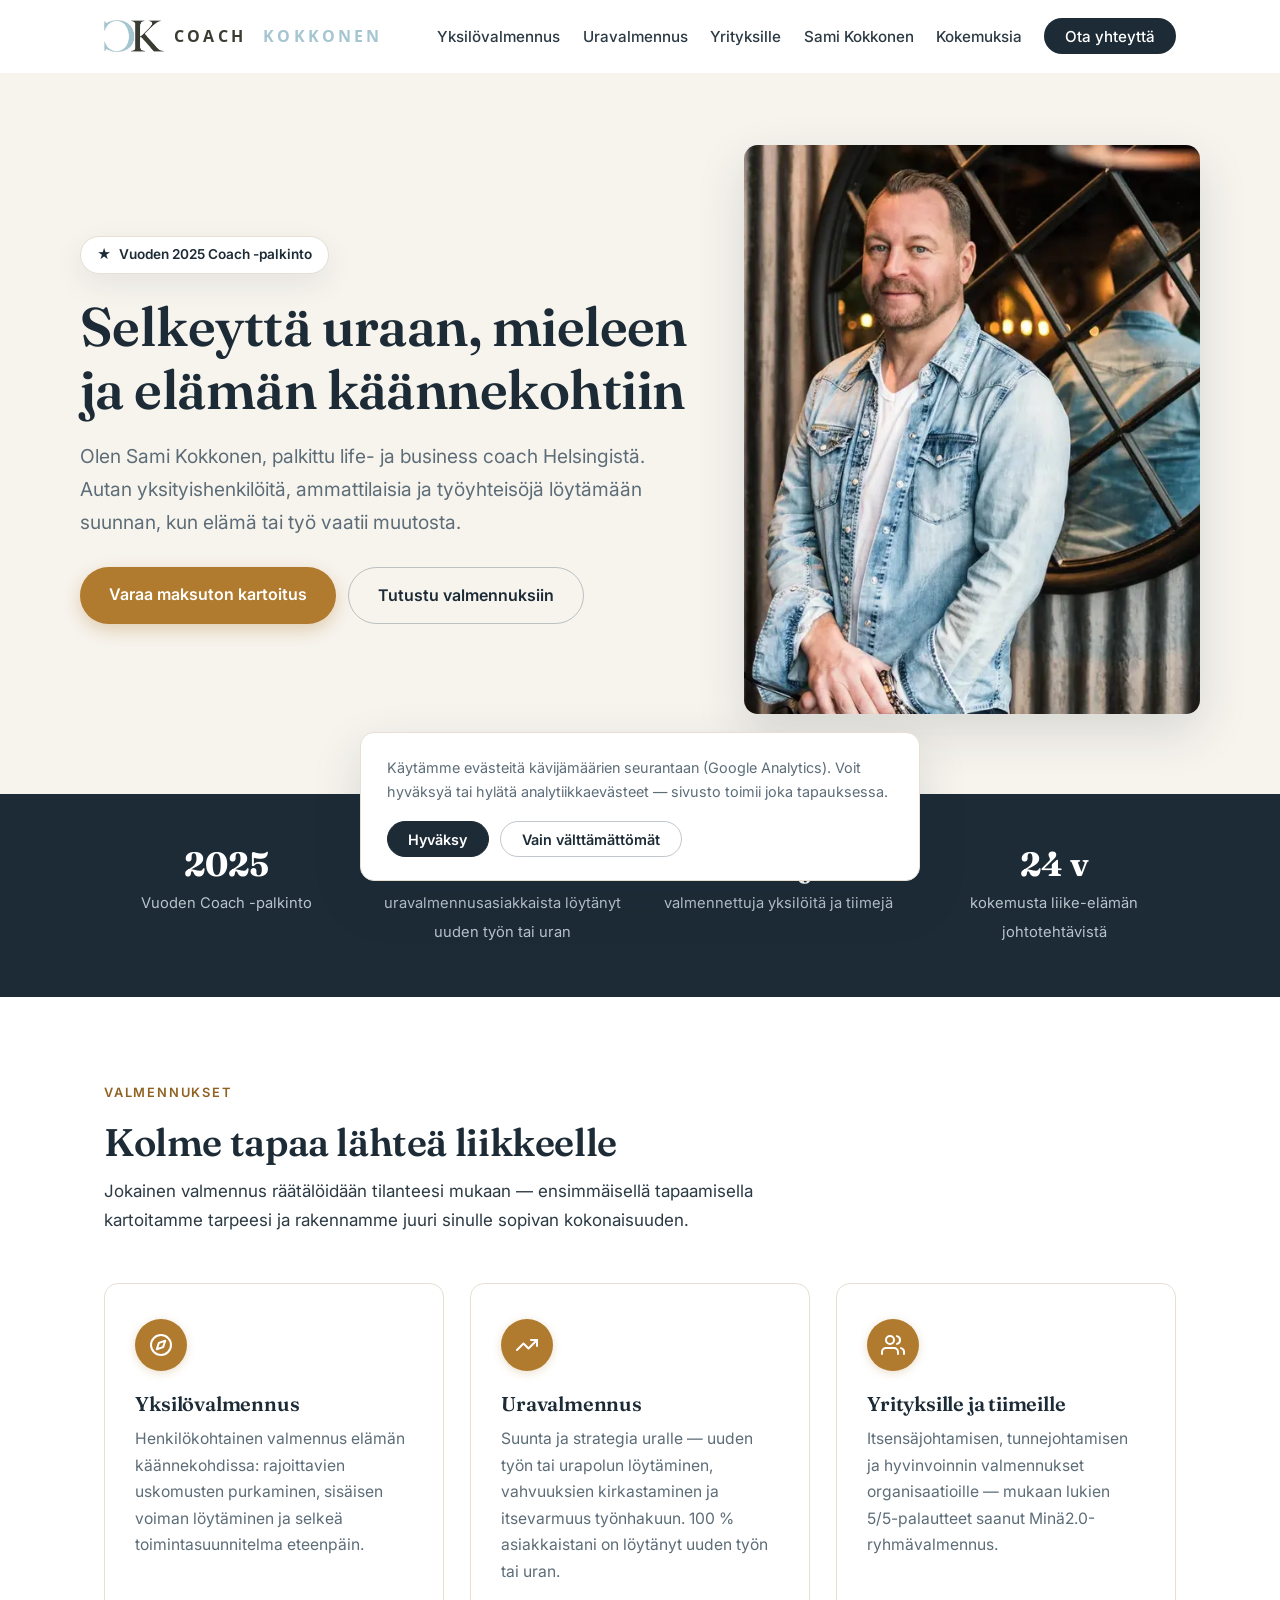
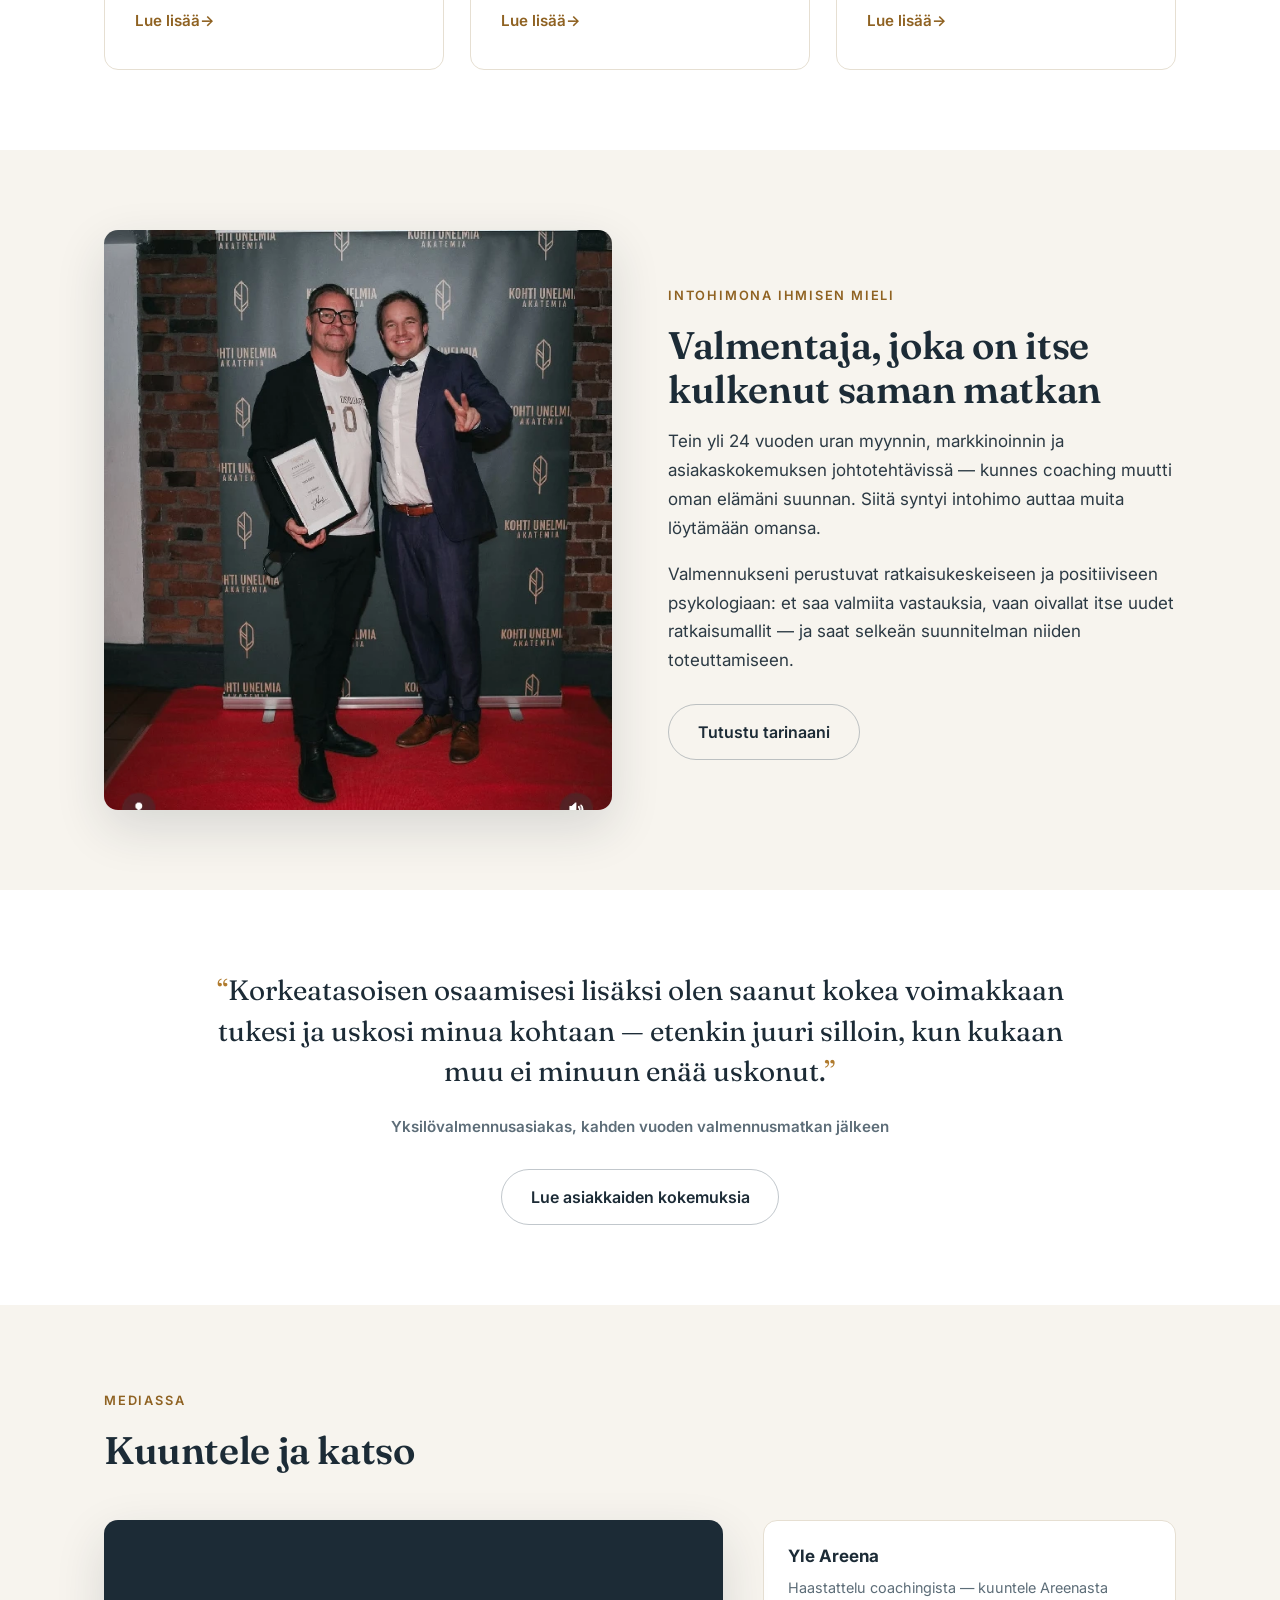
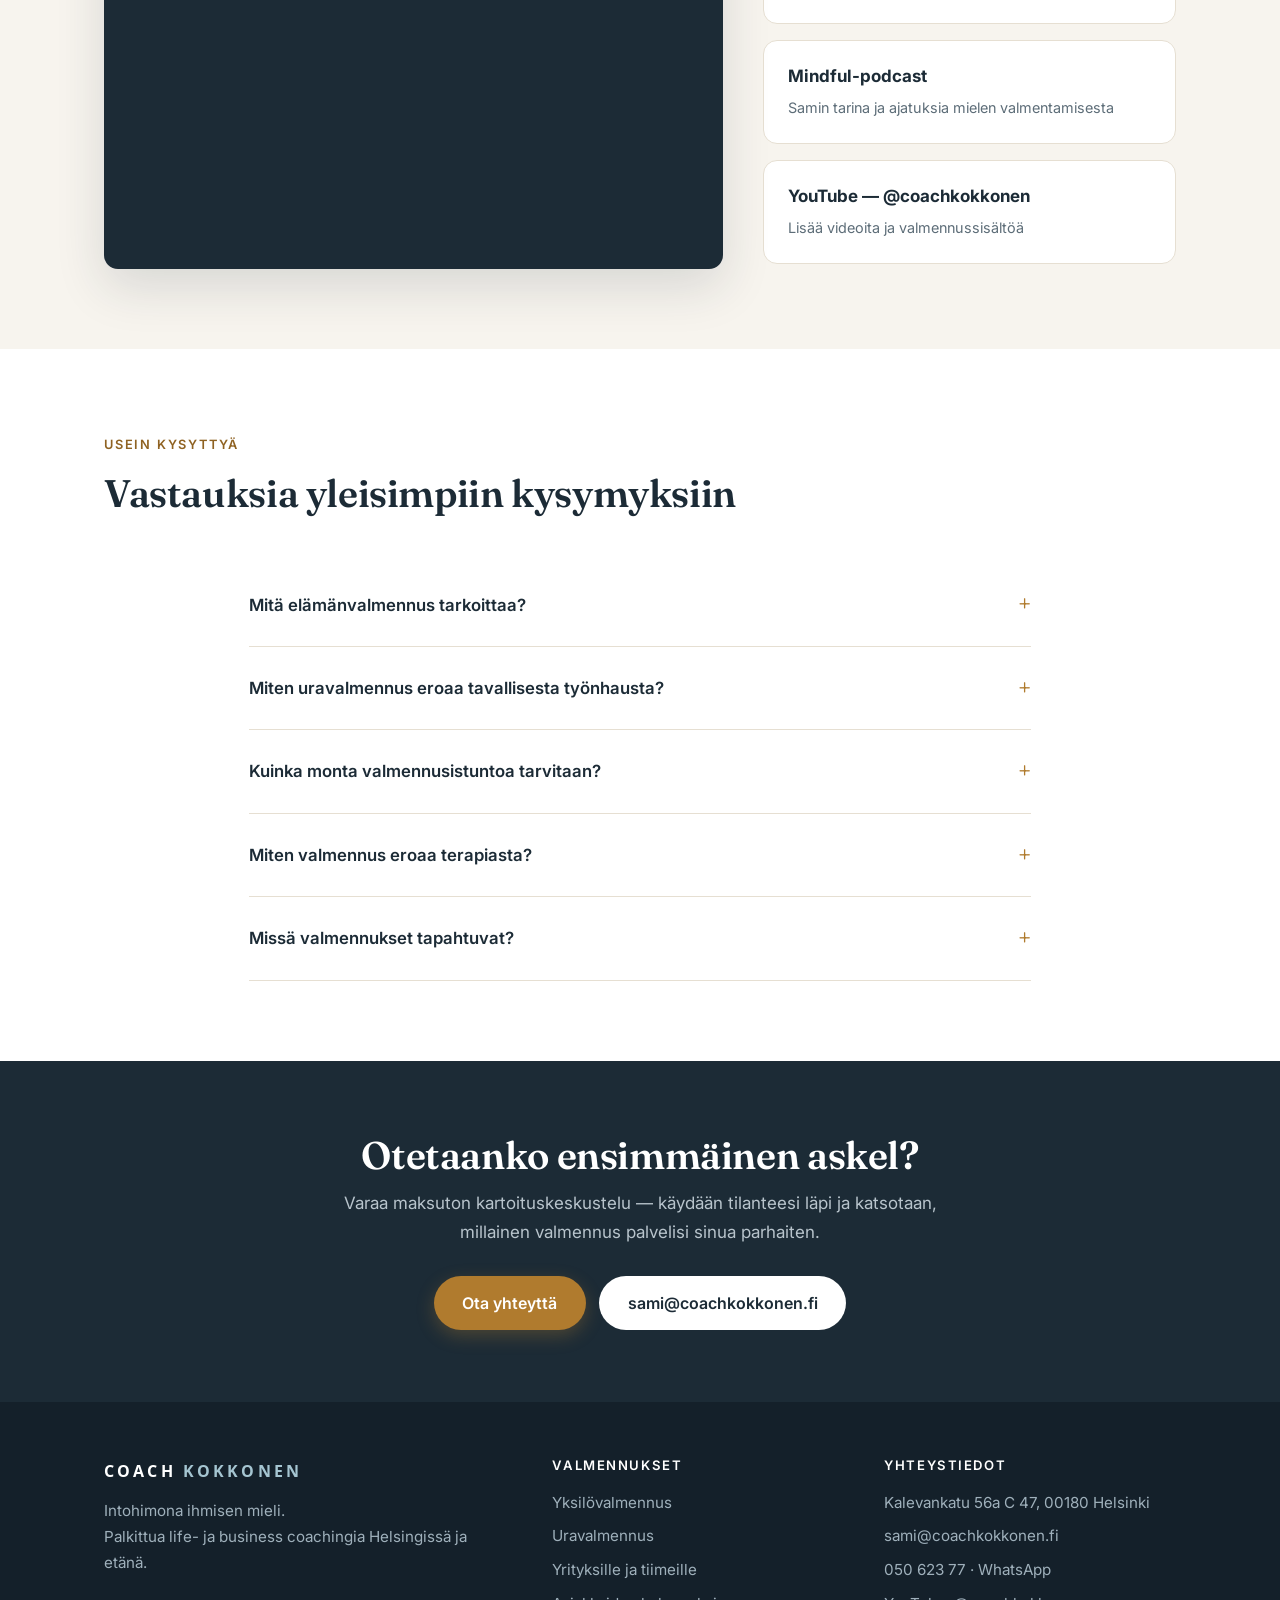
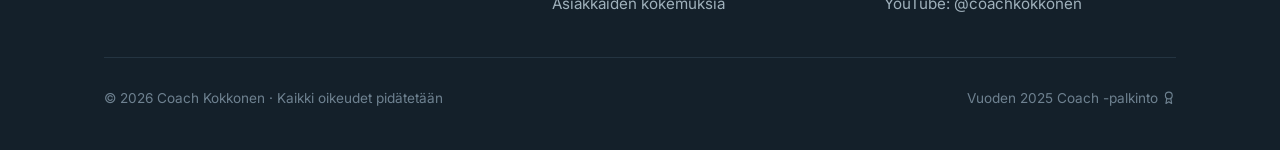
<file: index.html>
<!DOCTYPE html>
<html lang="fi">
<head>
<meta charset="utf-8">
<meta name="viewport" content="width=device-width,initial-scale=1">
<title>Coach Kokkonen – Uravalmennus &amp; Elämänvalmennus Helsinki | Sami Kokkonen</title>
<meta name="description" content="Kokenut elämänvalmentaja Helsingissä. Sami Kokkonen auttaa uramuutoksissa, itsensäjohtamisessa ja elämän käännekohdissa. Vuoden 2025 Coach -palkinnon saaja. Ota yhteyttä.">
<link rel="canonical" href="https://www.coachkokkonen.fi/">
<meta property="og:url" content="https://www.coachkokkonen.fi/">
<meta property="og:title" content="Coach Kokkonen – Uravalmennus &amp; Elämänvalmennus Helsinki | Sami Kokkonen">
<meta property="og:type" content="website">
<meta property="og:description" content="Kokenut elämänvalmentaja Helsingissä. Sami Kokkonen auttaa uramuutoksissa, itsensäjohtamisessa ja elämän käännekohdissa. Vuoden 2025 Coach -palkinnon saaja. Ota yhteyttä.">
<meta property="og:site_name" content="coachkokkonen.fi">
<meta property="og:image" content="https://uusi.coachkokkonen.fi/assets/img/Sami-kopio.jpg">
<meta name="robots" content="index,follow">
<link rel="icon" href="https://duyn491kcolsw.cloudfront.net/files/2s/2sd/2sd9d9.ico?ph=12244a060f"><link rel="apple-touch-icon" href="https://duyn491kcolsw.cloudfront.net/files/2s/2sd/2sd9d9.ico?ph=12244a060f">
<link rel="preconnect" href="https://fonts.googleapis.com">
<link rel="preconnect" href="https://fonts.gstatic.com" crossorigin>
<link href="https://fonts.googleapis.com/css2?family=Fraunces:opsz,wght@9..144,500;9..144,600;9..144,700&family=Inter:wght@400;500;600&family=Open+Sans:wght@600;700&display=swap" rel="stylesheet">
<link rel="stylesheet" href="assets/ck.css">
<script async src="https://www.googletagmanager.com/gtag/js?id=G-5MKNSXK6ZG"></script>
<script>
window.dataLayer = window.dataLayer || [];
function gtag(){dataLayer.push(arguments);}
gtag('consent', 'default', {'ad_storage': 'denied', 'analytics_storage': 'denied', 'ad_user_data': 'denied', 'ad_personalization': 'denied'});
gtag('js', new Date());
gtag('config', 'G-5MKNSXK6ZG');
</script>
<script type="application/ld+json">
{
  "@context": "https://schema.org",
  "@graph": [
    {
      "@type": "LocalBusiness",
      "@id": "https://www.coachkokkonen.fi/#business",
      "name": "Coach Kokkonen",
      "description": "Elämänvalmennus, uravalmennus ja itsensäjohtamisen valmennus Helsingissä. Sami Kokkonen on Vuoden 2025 Coach -palkinnon saaja.",
      "url": "https://www.coachkokkonen.fi",
      "telephone": "050 623 77",
      "email": "sami@coachkokkonen.fi",
      "address": {
        "@type": "PostalAddress",
        "streetAddress": "Kalevankatu 56a C 47",
        "addressLocality": "Helsinki",
        "postalCode": "00180",
        "addressCountry": "FI"
      },
      "geo": { "@type": "GeoCoordinates", "latitude": 60.1632, "longitude": 24.9357 },
      "priceRange": "€€",
      "image": "https://uusi.coachkokkonen.fi/assets/img/Sami-kopio.jpg",
      "sameAs": ["https://www.youtube.com/@coachkokkonen"]
    },
    {
      "@type": "Person",
      "@id": "https://www.coachkokkonen.fi/#person",
      "name": "Sami Kokkonen",
      "jobTitle": "Elämänvalmentaja, Coach",
      "description": "Sami Kokkonen on kokenut elämänvalmentaja Helsingissä ja Vuoden 2025 Coach -palkinnon saaja. Hän on valmentanut satoja ihmisiä elämän muutosvaiheissa.",
      "url": "https://www.coachkokkonen.fi/samikokkonen/",
      "worksFor": { "@id": "https://www.coachkokkonen.fi/#business" },
      "award": "Vuoden 2025 Coach -palkinto",
      "image": "https://uusi.coachkokkonen.fi/assets/img/Sami-kopio.jpg",
      "sameAs": ["https://www.youtube.com/@coachkokkonen"]
    },
    {
      "@type": "FAQPage",
      "mainEntity": [
        {
          "@type": "Question",
          "name": "Mitä elämänvalmennus tarkoittaa?",
          "acceptedAnswer": { "@type": "Answer", "text": "Elämänvalmennus on ammatillinen prosessi, jossa valmentaja auttaa asiakasta tunnistamaan tavoitteensa ja rakentamaan toimintasuunnitelman haluamaansa muutokseen. Se on ratkaisukeskeistä ja tulevaisuussuuntautunutta – ei terapiaa." }
        },
        {
          "@type": "Question",
          "name": "Miten uravalmennus eroaa tavallisesta työnhausta?",
          "acceptedAnswer": { "@type": "Answer", "text": "Uravalmennus ei ole vain CV:n hiomista. Se selkeyttää omat vahvuudet, arvot ja urasuunnan sekä rakentaa luottamuksen omaan osaamiseen. Sami Kokkosella on 100 % onnistumisprosentti uravalmennusasiakkailla uuden uran tai työpaikan löytämisessä." }
        },
        {
          "@type": "Question",
          "name": "Kuinka monta valmennusistuntoa tarvitaan?",
          "acceptedAnswer": { "@type": "Answer", "text": "Valmennuksen kesto riippuu yksilöllisestä tilanteesta ja tavoitteista. Kartoitamme tarpeesi ensimmäisessä tapaamisessa ja suunnittelemme juuri sinulle sopivan kokonaisuuden." }
        },
        {
          "@type": "Question",
          "name": "Miten valmennus eroaa terapiasta?",
          "acceptedAnswer": { "@type": "Answer", "text": "Valmennus on tulevaisuuteen ja toimintaan suuntautunutta – se tähtää tavoitteiden saavuttamiseen ja elämänlaadun parantamiseen. Terapia käsittelee menneisyyttä ja psyykkistä sairautta. Valmennus voi toimia terapian rinnalla, mutta ei korvaa sitä." }
        },
        {
          "@type": "Question",
          "name": "Missä valmennukset tapahtuvat?",
          "acceptedAnswer": { "@type": "Answer", "text": "Valmennukset tapahtuvat Helsingissä (Kalevankatu 56a C 47, 00180 Helsinki) tai etäyhteydellä. Yritys- ja ryhmävalmennukset voidaan järjestää myös asiakkaan tiloissa." }
        }
      ]
    }
  ]
}
</script>
</head>
<body>
<header class="site-header">
  <div class="wrap header-inner">
    <a class="brand" href="index.html"><img src="assets/img/CK.webp" alt="" width="450" height="241">COACH<span>&nbsp;KOKKONEN</span></a>
    <button class="nav-toggle" aria-label="Valikko" aria-expanded="false"><span></span><span></span><span></span></button>
    <nav class="main-nav" aria-label="Päävalikko">
      <ul>
        <li><a href="yksilovalmennus/index.html">Yksilövalmennus</a></li><li><a href="uravalmennus/index.html">Uravalmennus</a></li><li><a href="yksitysille/index.html">Yrityksille</a></li><li><a href="samikokkonen/index.html">Sami Kokkonen</a></li><li><a href="referenssit/index.html">Kokemuksia</a></li><li><a class="nav-cta" href="varaus/index.html">Ota yhteyttä</a></li>
      </ul>
    </nav>
  </div>
</header>
<main>
<section class="hero">
  <div class="wrap hero-grid">
    <div class="hero-text">
      <span class="award-chip">Vuoden 2025 Coach -palkinto</span>
      <h1>Selkeyttä uraan, mieleen ja elämän käännekohtiin</h1>
      <p class="lead">Olen Sami Kokkonen, palkittu life- ja business coach Helsingistä. Autan yksityishenkilöitä, ammattilaisia ja työyhteisöjä löytämään suunnan, kun elämä tai työ vaatii muutosta.</p>
      <div class="btn-row">
        <a class="btn btn-primary" href="varaus/index.html">Varaa maksuton kartoitus</a>
        <a class="btn btn-ghost" href="#valmennukset">Tutustu valmennuksiin</a>
      </div>
    </div>
    <div class="hero-img reveal">
      <img src="assets/img/Samipysty.webp" alt="Sami Kokkonen, elämänvalmentaja Helsinki" width="700" height="875" fetchpriority="high">
    </div>
  </div>
</section>

<section class="stats">
  <div class="wrap stats-grid">
    <div class="stat reveal"><strong>2025</strong><span>Vuoden Coach -palkinto</span></div>
    <div class="stat reveal"><strong>100&nbsp;%</strong><span>uravalmennusasiakkaista löytänyt uuden työn tai uran</span></div>
    <div class="stat reveal"><strong>Satoja</strong><span>valmennettuja yksilöitä ja tiimejä</span></div>
    <div class="stat reveal"><strong>24&nbsp;v</strong><span>kokemusta liike-elämän johtotehtävistä</span></div>
  </div>
</section>

<section class="section" id="valmennukset">
  <div class="wrap">
    <div class="section-head reveal">
      <span class="eyebrow">Valmennukset</span>
      <h2>Kolme tapaa lähteä liikkeelle</h2>
      <p>Jokainen valmennus räätälöidään tilanteesi mukaan — ensimmäisellä tapaamisella kartoitamme tarpeesi ja rakennamme juuri sinulle sopivan kokonaisuuden.</p>
    </div>
    <div class="cards">
      <a class="card reveal" href="yksilovalmennus/index.html">
        <span class="card-icon"><svg xmlns="http://www.w3.org/2000/svg" viewBox="0 0 24 24" fill="none" stroke="currentColor" stroke-width="2" stroke-linecap="round" stroke-linejoin="round"><circle cx="12" cy="12" r="10"/><polygon points="16.24 7.76 14.12 14.12 7.76 16.24 9.88 9.88 16.24 7.76"/></svg></span>
        <h3>Yksilövalmennus</h3>
        <p>Henkilökohtainen valmennus elämän käännekohdissa: rajoittavien uskomusten purkaminen, sisäisen voiman löytäminen ja selkeä toimintasuunnitelma eteenpäin.</p>
        <span class="card-link">Lue lisää</span>
      </a>
      <a class="card reveal" href="uravalmennus/index.html">
        <span class="card-icon"><svg xmlns="http://www.w3.org/2000/svg" viewBox="0 0 24 24" fill="none" stroke="currentColor" stroke-width="2" stroke-linecap="round" stroke-linejoin="round"><polyline points="22 7 13.5 15.5 8.5 10.5 2 17"/><polyline points="16 7 22 7 22 13"/></svg></span>
        <h3>Uravalmennus</h3>
        <p>Suunta ja strategia uralle — uuden työn tai urapolun löytäminen, vahvuuksien kirkastaminen ja itsevarmuus työnhakuun. 100 % asiakkaistani on löytänyt uuden työn tai uran.</p>
        <span class="card-link">Lue lisää</span>
      </a>
      <a class="card reveal" href="yksitysille/index.html">
        <span class="card-icon"><svg xmlns="http://www.w3.org/2000/svg" viewBox="0 0 24 24" fill="none" stroke="currentColor" stroke-width="2" stroke-linecap="round" stroke-linejoin="round"><path d="M17 21v-2a4 4 0 0 0-4-4H5a4 4 0 0 0-4 4v2"/><circle cx="9" cy="7" r="4"/><path d="M23 21v-2a4 4 0 0 0-3-3.87"/><path d="M16 3.13a4 4 0 0 1 0 7.75"/></svg></span>
        <h3>Yrityksille ja tiimeille</h3>
        <p>Itsensäjohtamisen, tunnejohtamisen ja hyvinvoinnin valmennukset organisaatioille — mukaan lukien 5/5-palautteet saanut Minä2.0-ryhmävalmennus.</p>
        <span class="card-link">Lue lisää</span>
      </a>
    </div>
  </div>
</section>

<section class="section section-alt">
  <div class="wrap split">
    <div class="reveal">
      <img src="assets/img/IMG_0600.webp" alt="Sami Kokkonen vastaanottaa Vuoden 2025 Coach -palkinnon" loading="lazy">
    </div>
    <div class="reveal">
      <span class="eyebrow">Intohimona ihmisen mieli</span>
      <h2>Valmentaja, joka on itse kulkenut saman matkan</h2>
      <p>Tein yli 24 vuoden uran myynnin, markkinoinnin ja asiakaskokemuksen johtotehtävissä — kunnes coaching muutti oman elämäni suunnan. Siitä syntyi intohimo auttaa muita löytämään omansa.</p>
      <p>Valmennukseni perustuvat ratkaisukeskeiseen ja positiiviseen psykologiaan: et saa valmiita vastauksia, vaan oivallat itse uudet ratkaisumallit — ja saat selkeän suunnitelman niiden toteuttamiseen.</p>
      <div class="btn-row">
        <a class="btn btn-ghost" href="samikokkonen/index.html">Tutustu tarinaani</a>
      </div>
    </div>
  </div>
</section>

<section class="section">
  <div class="wrap">
    <div class="quote-feature reveal">
      <blockquote>Korkeatasoisen osaamisesi lisäksi olen saanut kokea voimakkaan tukesi ja uskosi minua kohtaan — etenkin juuri silloin, kun kukaan muu ei minuun enää uskonut.</blockquote>
      <cite>Yksilövalmennusasiakas, kahden vuoden valmennusmatkan jälkeen</cite>
      <div class="btn-row" style="justify-content:center">
        <a class="btn btn-ghost" href="referenssit/index.html">Lue asiakkaiden kokemuksia</a>
      </div>
    </div>
  </div>
</section>

<section class="section section-alt">
  <div class="wrap">
    <div class="section-head reveal">
      <span class="eyebrow">Mediassa</span>
      <h2>Kuuntele ja katso</h2>
    </div>
    <div class="media-grid">
      <div class="video-frame reveal">
        <iframe src="https://www.youtube-nocookie.com/embed/ED1IgJJfV4I" title="Coach Kokkonen — YouTube" loading="lazy" allowfullscreen></iframe>
      </div>
      <div class="media-links">
        <a class="media-link reveal" href="https://areena.yle.fi/audio/1-50828276" rel="noopener">
          <strong>Yle Areena</strong>
          <span>Haastattelu coachingista — kuuntele Areenasta</span>
        </a>
        <a class="media-link reveal" href="https://open.spotify.com/episode/5xf4Cy0UXvt36YY0BQ0nOB?si=5157d813c4a547db" rel="noopener">
          <strong>Mindful-podcast</strong>
          <span>Samin tarina ja ajatuksia mielen valmentamisesta</span>
        </a>
        <a class="media-link reveal" href="https://www.youtube.com/@coachkokkonen" rel="noopener">
          <strong>YouTube — @coachkokkonen</strong>
          <span>Lisää videoita ja valmennussisältöä</span>
        </a>
      </div>
    </div>
  </div>
</section>

<section class="section">
  <div class="wrap">
    <div class="section-head reveal">
      <span class="eyebrow">Usein kysyttyä</span>
      <h2>Vastauksia yleisimpiin kysymyksiin</h2>
    </div>
    <div class="faq reveal">
      <details>
        <summary>Mitä elämänvalmennus tarkoittaa?</summary>
        <p>Elämänvalmennus on ammatillinen prosessi, jossa valmentaja auttaa sinua tunnistamaan tavoitteesi ja rakentamaan toimintasuunnitelman haluamaasi muutokseen. Se on ratkaisukeskeistä ja tulevaisuussuuntautunutta — ei terapiaa.</p>
      </details>
      <details>
        <summary>Miten uravalmennus eroaa tavallisesta työnhausta?</summary>
        <p>Uravalmennus ei ole vain CV:n hiomista. Se selkeyttää vahvuutesi, arvosi ja urasuuntasi sekä rakentaa luottamuksen omaan osaamiseen. Uravalmennusasiakkaistani 100 % on löytänyt uuden uran tai työpaikan.</p>
      </details>
      <details>
        <summary>Kuinka monta valmennusistuntoa tarvitaan?</summary>
        <p>Valmennuksen kesto riippuu tilanteestasi ja tavoitteistasi. Kartoitamme tarpeesi ensimmäisessä tapaamisessa ja suunnittelemme juuri sinulle sopivan kokonaisuuden.</p>
      </details>
      <details>
        <summary>Miten valmennus eroaa terapiasta?</summary>
        <p>Valmennus suuntautuu tulevaisuuteen ja toimintaan — se tähtää tavoitteiden saavuttamiseen ja elämänlaadun parantamiseen. Terapia käsittelee menneisyyttä ja psyykkistä sairautta. Valmennus voi toimia terapian rinnalla, mutta ei korvaa sitä.</p>
      </details>
      <details>
        <summary>Missä valmennukset tapahtuvat?</summary>
        <p>Valmennukset tapahtuvat Helsingissä (Kalevankatu 56a C 47, 00180 Helsinki) tai etäyhteydellä. Yritys- ja ryhmävalmennukset voidaan järjestää myös asiakkaan tiloissa.</p>
      </details>
    </div>
  </div>
</section>

<section class="cta-band">
  <div class="wrap reveal">
    <h2>Otetaanko ensimmäinen askel?</h2>
    <p>Varaa maksuton kartoituskeskustelu — käydään tilanteesi läpi ja katsotaan, millainen valmennus palvelisi sinua parhaiten.</p>
    <div class="btn-row">
      <a class="btn btn-primary" href="varaus/index.html">Ota yhteyttä</a>
      <a class="btn btn-light" href="mailto:sami@coachkokkonen.fi">sami@coachkokkonen.fi</a>
    </div>
  </div>
</section>
</main>
<footer class="site-footer">
  <div class="wrap">
    <div class="footer-grid">
      <div>
        <a class="brand" href="index.html">COACH<span>&nbsp;KOKKONEN</span></a>
        <p>Intohimona ihmisen mieli.<br>Palkittua life- ja business coachingia Helsingissä ja etänä.</p>
      </div>
      <div>
        <h3>Valmennukset</h3>
        <ul>
          <li><a href="yksilovalmennus/index.html">Yksilövalmennus</a></li>
          <li><a href="uravalmennus/index.html">Uravalmennus</a></li>
          <li><a href="yksitysille/index.html">Yrityksille ja tiimeille</a></li>
          <li><a href="referenssit/index.html">Asiakkaiden kokemuksia</a></li>
        </ul>
      </div>
      <div>
        <h3>Yhteystiedot</h3>
        <ul>
          <li>Kalevankatu 56a C 47, 00180 Helsinki</li>
          <li><a href="mailto:sami@coachkokkonen.fi">sami@coachkokkonen.fi</a></li>
          <li><a href="tel:05062377">050 623 77</a> · <a href="https://wa.me/+3585062377" rel="noopener">WhatsApp</a></li>
          <li><a href="https://www.youtube.com/@coachkokkonen" rel="noopener">YouTube: @coachkokkonen</a></li>
        </ul>
      </div>
    </div>
    <div class="footer-bottom">
      <span>© 2026 Coach Kokkonen · Kaikki oikeudet pidätetään</span>
      <span>Vuoden 2025 Coach -palkinto <svg xmlns="http://www.w3.org/2000/svg" viewBox="0 0 24 24" fill="none" stroke="currentColor" stroke-width="2" stroke-linecap="round" stroke-linejoin="round" style="width:1em;height:1em;vertical-align:-0.15em;display:inline-block"><circle cx="12" cy="8" r="6"/><path d="M15.477 12.89 17 22l-5-3-5 3 1.523-9.11"/></svg></span>
    </div>
  </div>
</footer>
<div class="cookie-banner" role="dialog" aria-label="Evästeet">
  <p>Käytämme evästeitä kävijämäärien seurantaan (Google Analytics). Voit hyväksyä tai hylätä analytiikkaevästeet — sivusto toimii joka tapauksessa.</p>
  <div class="cookie-actions">
    <button class="accept">Hyväksy</button>
    <button class="decline">Vain välttämättömät</button>
  </div>
</div>
<script src="assets/ck.js"></script>
</body>
</html>
</file>
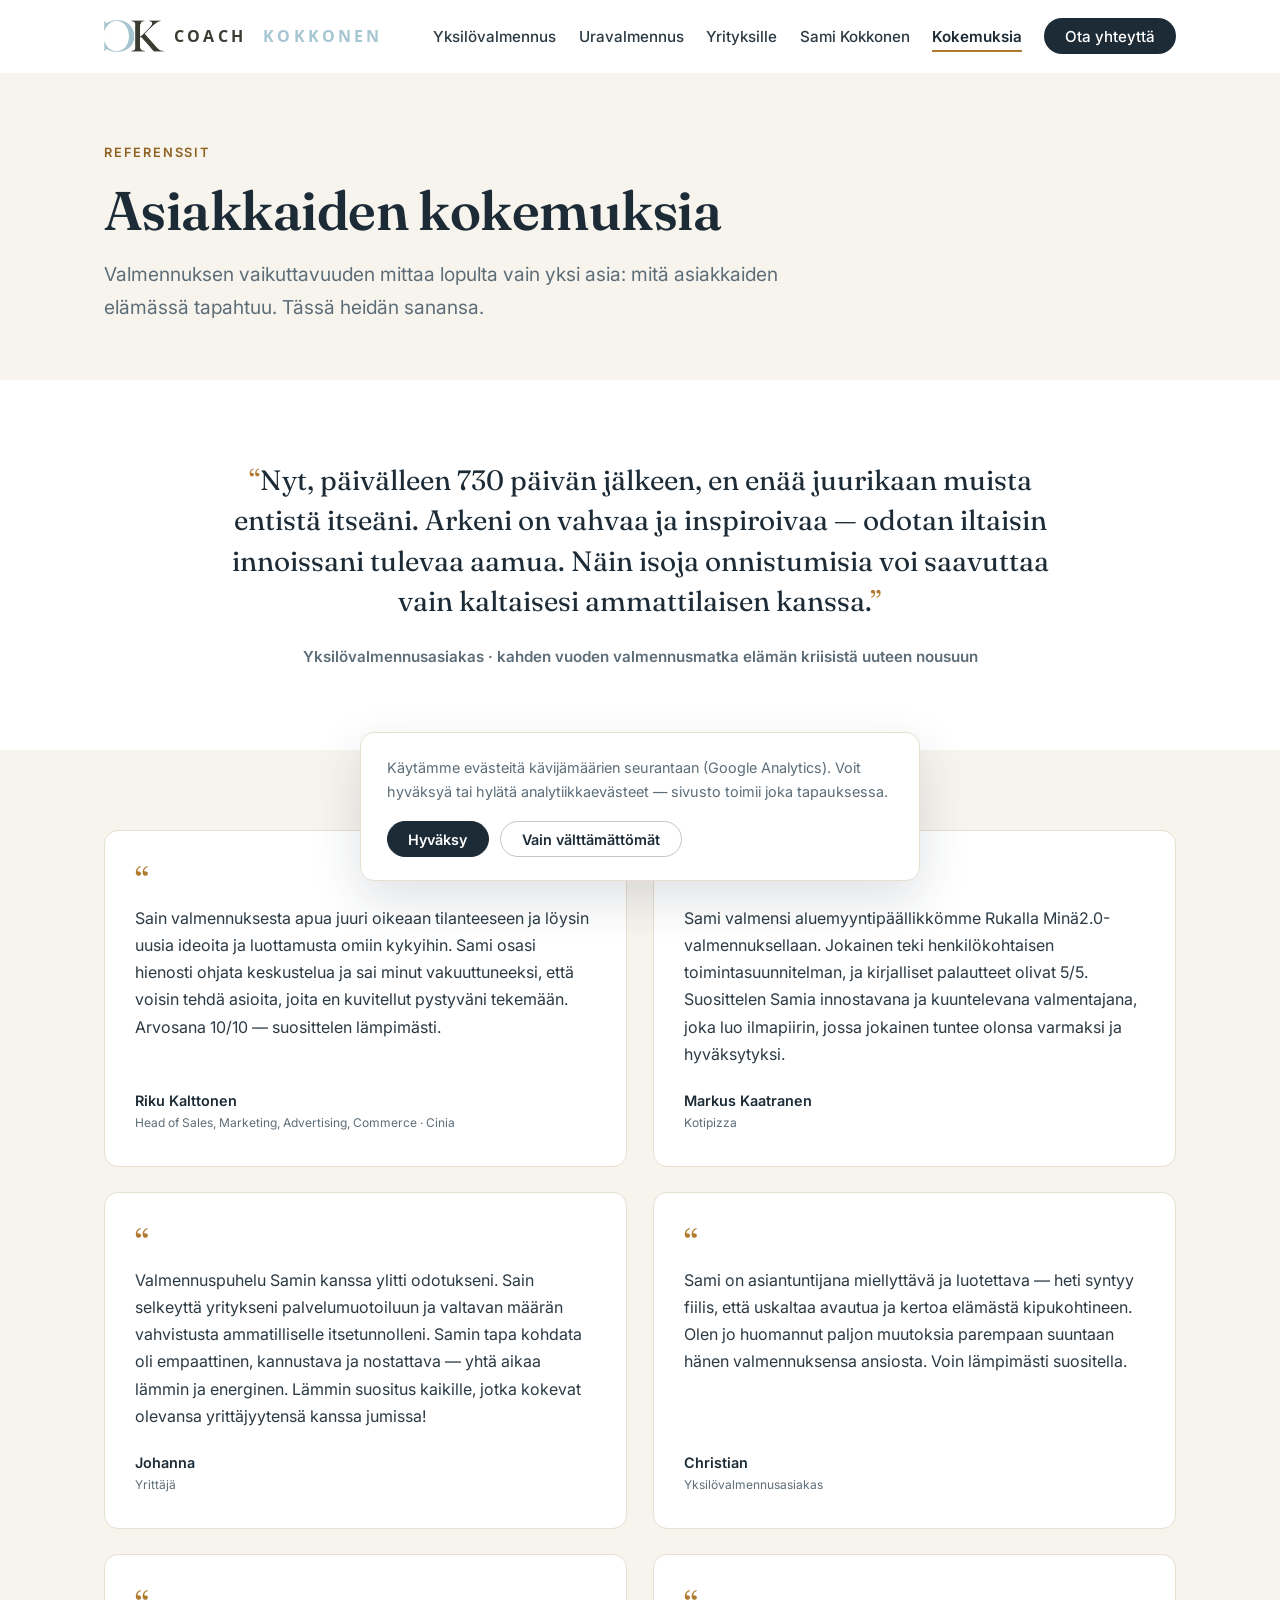
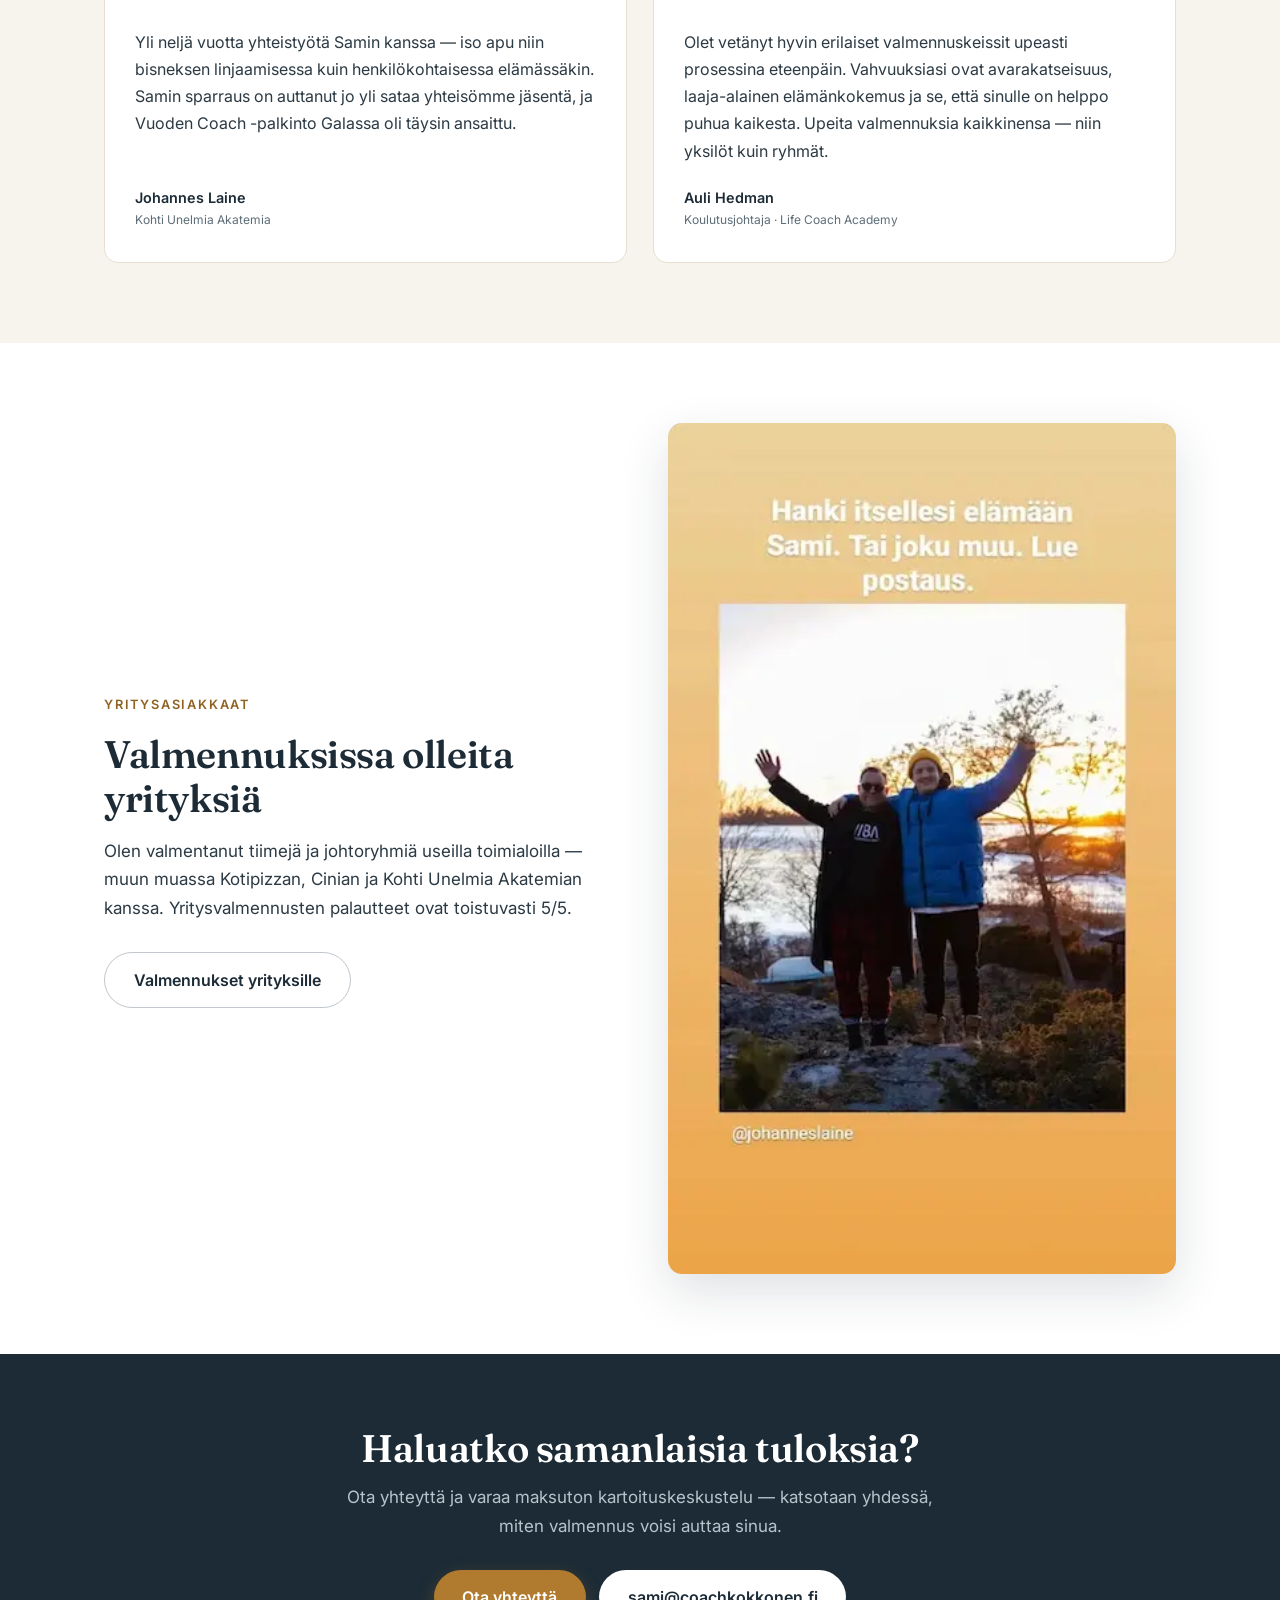
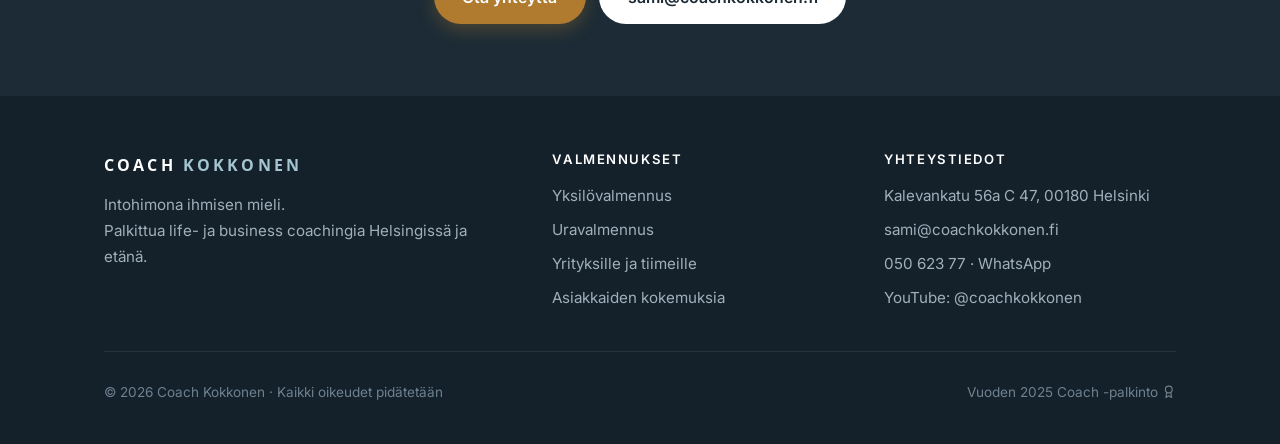
<file: referenssit/index.html>
<!DOCTYPE html>
<html lang="fi">
<head>
<meta charset="utf-8">
<meta name="viewport" content="width=device-width,initial-scale=1">
<title>Asiakkaiden kokemuksia | Coach Kokkonen</title>
<meta name="description" content="Lue asiakkaiden kokemuksia Sami Kokkosen valmennuksista: yksilövalmennus, uravalmennus ja yritysvalmennukset. Palautteet toistuvasti 5/5.">
<link rel="canonical" href="https://www.coachkokkonen.fi/referenssit/">
<meta property="og:url" content="https://www.coachkokkonen.fi/referenssit/">
<meta property="og:title" content="Asiakkaiden kokemuksia | Coach Kokkonen">
<meta property="og:type" content="website">
<meta property="og:description" content="Lue asiakkaiden kokemuksia Sami Kokkosen valmennuksista: yksilövalmennus, uravalmennus ja yritysvalmennukset. Palautteet toistuvasti 5/5.">
<meta property="og:site_name" content="coachkokkonen.fi">
<meta property="og:image" content="https://uusi.coachkokkonen.fi/assets/img/Sami-kopio.jpg">
<meta name="robots" content="index,follow">
<link rel="icon" href="https://duyn491kcolsw.cloudfront.net/files/2s/2sd/2sd9d9.ico?ph=12244a060f"><link rel="apple-touch-icon" href="https://duyn491kcolsw.cloudfront.net/files/2s/2sd/2sd9d9.ico?ph=12244a060f">
<link rel="preconnect" href="https://fonts.googleapis.com">
<link rel="preconnect" href="https://fonts.gstatic.com" crossorigin>
<link href="https://fonts.googleapis.com/css2?family=Fraunces:opsz,wght@9..144,500;9..144,600;9..144,700&family=Inter:wght@400;500;600&family=Open+Sans:wght@600;700&display=swap" rel="stylesheet">
<link rel="stylesheet" href="../assets/ck.css">
<script async src="https://www.googletagmanager.com/gtag/js?id=G-5MKNSXK6ZG"></script>
<script>
window.dataLayer = window.dataLayer || [];
function gtag(){dataLayer.push(arguments);}
gtag('consent', 'default', {'ad_storage': 'denied', 'analytics_storage': 'denied', 'ad_user_data': 'denied', 'ad_personalization': 'denied'});
gtag('js', new Date());
gtag('config', 'G-5MKNSXK6ZG');
</script>

</head>
<body>
<header class="site-header">
  <div class="wrap header-inner">
    <a class="brand" href="../index.html"><img src="../assets/img/CK.webp" alt="" width="450" height="241">COACH<span>&nbsp;KOKKONEN</span></a>
    <button class="nav-toggle" aria-label="Valikko" aria-expanded="false"><span></span><span></span><span></span></button>
    <nav class="main-nav" aria-label="Päävalikko">
      <ul>
        <li><a href="../yksilovalmennus/index.html">Yksilövalmennus</a></li><li><a href="../uravalmennus/index.html">Uravalmennus</a></li><li><a href="../yksitysille/index.html">Yrityksille</a></li><li><a href="../samikokkonen/index.html">Sami Kokkonen</a></li><li><a class="active" href="../referenssit/index.html">Kokemuksia</a></li><li><a class="nav-cta" href="../varaus/index.html">Ota yhteyttä</a></li>
      </ul>
    </nav>
  </div>
</header>
<main>
<section class="page-hero">
  <div class="wrap">
    <span class="eyebrow">Referenssit</span>
    <h1>Asiakkaiden kokemuksia</h1>
    <p class="lead">Valmennuksen vaikuttavuuden mittaa lopulta vain yksi asia: mitä asiakkaiden elämässä tapahtuu. Tässä heidän sanansa.</p>
  </div>
</section>

<section class="section">
  <div class="wrap">
    <div class="quote-feature reveal">
      <blockquote>Nyt, päivälleen 730 päivän jälkeen, en enää juurikaan muista entistä itseäni. Arkeni on vahvaa ja inspiroivaa — odotan iltaisin innoissani tulevaa aamua. Näin isoja onnistumisia voi saavuttaa vain kaltaisesi ammattilaisen kanssa.</blockquote>
      <cite>Yksilövalmennusasiakas · kahden vuoden valmennusmatka elämän kriisistä uuteen nousuun</cite>
    </div>
  </div>
</section>

<section class="section section-alt">
  <div class="wrap">
    <div class="quote-grid">
      <div class="quote-card reveal">
        <blockquote>Sain valmennuksesta apua juuri oikeaan tilanteeseen ja löysin uusia ideoita ja luottamusta omiin kykyihin. Sami osasi hienosti ohjata keskustelua ja sai minut vakuuttuneeksi, että voisin tehdä asioita, joita en kuvitellut pystyväni tekemään. Arvosana 10/10 — suosittelen lämpimästi.</blockquote>
        <cite>Riku Kalttonen<small>Head of Sales, Marketing, Advertising, Commerce · Cinia</small></cite>
      </div>
      <div class="quote-card reveal">
        <blockquote>Sami valmensi aluemyyntipäällikkömme Rukalla Minä2.0-valmennuksellaan. Jokainen teki henkilökohtaisen toimintasuunnitelman, ja kirjalliset palautteet olivat 5/5. Suosittelen Samia innostavana ja kuuntelevana valmentajana, joka luo ilmapiirin, jossa jokainen tuntee olonsa varmaksi ja hyväksytyksi.</blockquote>
        <cite>Markus Kaatranen<small>Kotipizza</small></cite>
      </div>
      <div class="quote-card reveal">
        <blockquote>Valmennuspuhelu Samin kanssa ylitti odotukseni. Sain selkeyttä yritykseni palvelumuotoiluun ja valtavan määrän vahvistusta ammatilliselle itsetunnolleni. Samin tapa kohdata oli empaattinen, kannustava ja nostattava — yhtä aikaa lämmin ja energinen. Lämmin suositus kaikille, jotka kokevat olevansa yrittäjyytensä kanssa jumissa!</blockquote>
        <cite>Johanna<small>Yrittäjä</small></cite>
      </div>
      <div class="quote-card reveal">
        <blockquote>Sami on asiantuntijana miellyttävä ja luotettava — heti syntyy fiilis, että uskaltaa avautua ja kertoa elämästä kipukohtineen. Olen jo huomannut paljon muutoksia parempaan suuntaan hänen valmennuksensa ansiosta. Voin lämpimästi suositella.</blockquote>
        <cite>Christian<small>Yksilövalmennusasiakas</small></cite>
      </div>
      <div class="quote-card reveal">
        <blockquote>Yli neljä vuotta yhteistyötä Samin kanssa — iso apu niin bisneksen linjaamisessa kuin henkilökohtaisessa elämässäkin. Samin sparraus on auttanut jo yli sataa yhteisömme jäsentä, ja Vuoden Coach -palkinto Galassa oli täysin ansaittu.</blockquote>
        <cite>Johannes Laine<small>Kohti Unelmia Akatemia</small></cite>
      </div>
      <div class="quote-card reveal">
        <blockquote>Olet vetänyt hyvin erilaiset valmennuskeissit upeasti prosessina eteenpäin. Vahvuuksiasi ovat avarakatseisuus, laaja-alainen elämänkokemus ja se, että sinulle on helppo puhua kaikesta. Upeita valmennuksia kaikkinensa — niin yksilöt kuin ryhmät.</blockquote>
        <cite>Auli Hedman<small>Koulutusjohtaja · Life Coach Academy</small></cite>
      </div>
    </div>
  </div>
</section>

<section class="section">
  <div class="wrap split">
    <div class="reveal">
      <span class="eyebrow">Yritysasiakkaat</span>
      <h2>Valmennuksissa olleita yrityksiä</h2>
      <p>Olen valmentanut tiimejä ja johtoryhmiä useilla toimialoilla — muun muassa Kotipizzan, Cinian ja Kohti Unelmia Akatemian kanssa. Yritysvalmennusten palautteet ovat toistuvasti 5/5.</p>
      <div class="btn-row">
        <a class="btn btn-ghost" href="../yksitysille/index.html">Valmennukset yrityksille</a>
      </div>
    </div>
    <div class="reveal">
      <img src="../assets/img/IMG_8136.webp" alt="Sami Kokkonen coaching-tapahtumassa" loading="lazy">
    </div>
  </div>
</section>

<section class="cta-band">
  <div class="wrap reveal">
    <h2>Haluatko samanlaisia tuloksia?</h2>
    <p>Ota yhteyttä ja varaa maksuton kartoituskeskustelu — katsotaan yhdessä, miten valmennus voisi auttaa sinua.</p>
    <div class="btn-row">
      <a class="btn btn-primary" href="../varaus/index.html">Ota yhteyttä</a>
      <a class="btn btn-light" href="mailto:sami@coachkokkonen.fi">sami@coachkokkonen.fi</a>
    </div>
  </div>
</section>
</main>
<footer class="site-footer">
  <div class="wrap">
    <div class="footer-grid">
      <div>
        <a class="brand" href="../index.html">COACH<span>&nbsp;KOKKONEN</span></a>
        <p>Intohimona ihmisen mieli.<br>Palkittua life- ja business coachingia Helsingissä ja etänä.</p>
      </div>
      <div>
        <h3>Valmennukset</h3>
        <ul>
          <li><a href="../yksilovalmennus/index.html">Yksilövalmennus</a></li>
          <li><a href="../uravalmennus/index.html">Uravalmennus</a></li>
          <li><a href="../yksitysille/index.html">Yrityksille ja tiimeille</a></li>
          <li><a href="../referenssit/index.html">Asiakkaiden kokemuksia</a></li>
        </ul>
      </div>
      <div>
        <h3>Yhteystiedot</h3>
        <ul>
          <li>Kalevankatu 56a C 47, 00180 Helsinki</li>
          <li><a href="mailto:sami@coachkokkonen.fi">sami@coachkokkonen.fi</a></li>
          <li><a href="tel:05062377">050 623 77</a> · <a href="https://wa.me/+3585062377" rel="noopener">WhatsApp</a></li>
          <li><a href="https://www.youtube.com/@coachkokkonen" rel="noopener">YouTube: @coachkokkonen</a></li>
        </ul>
      </div>
    </div>
    <div class="footer-bottom">
      <span>© 2026 Coach Kokkonen · Kaikki oikeudet pidätetään</span>
      <span>Vuoden 2025 Coach -palkinto <svg xmlns="http://www.w3.org/2000/svg" viewBox="0 0 24 24" fill="none" stroke="currentColor" stroke-width="2" stroke-linecap="round" stroke-linejoin="round" style="width:1em;height:1em;vertical-align:-0.15em;display:inline-block"><circle cx="12" cy="8" r="6"/><path d="M15.477 12.89 17 22l-5-3-5 3 1.523-9.11"/></svg></span>
    </div>
  </div>
</footer>
<div class="cookie-banner" role="dialog" aria-label="Evästeet">
  <p>Käytämme evästeitä kävijämäärien seurantaan (Google Analytics). Voit hyväksyä tai hylätä analytiikkaevästeet — sivusto toimii joka tapauksessa.</p>
  <div class="cookie-actions">
    <button class="accept">Hyväksy</button>
    <button class="decline">Vain välttämättömät</button>
  </div>
</div>
<script src="../assets/ck.js"></script>
</body>
</html>
</file>
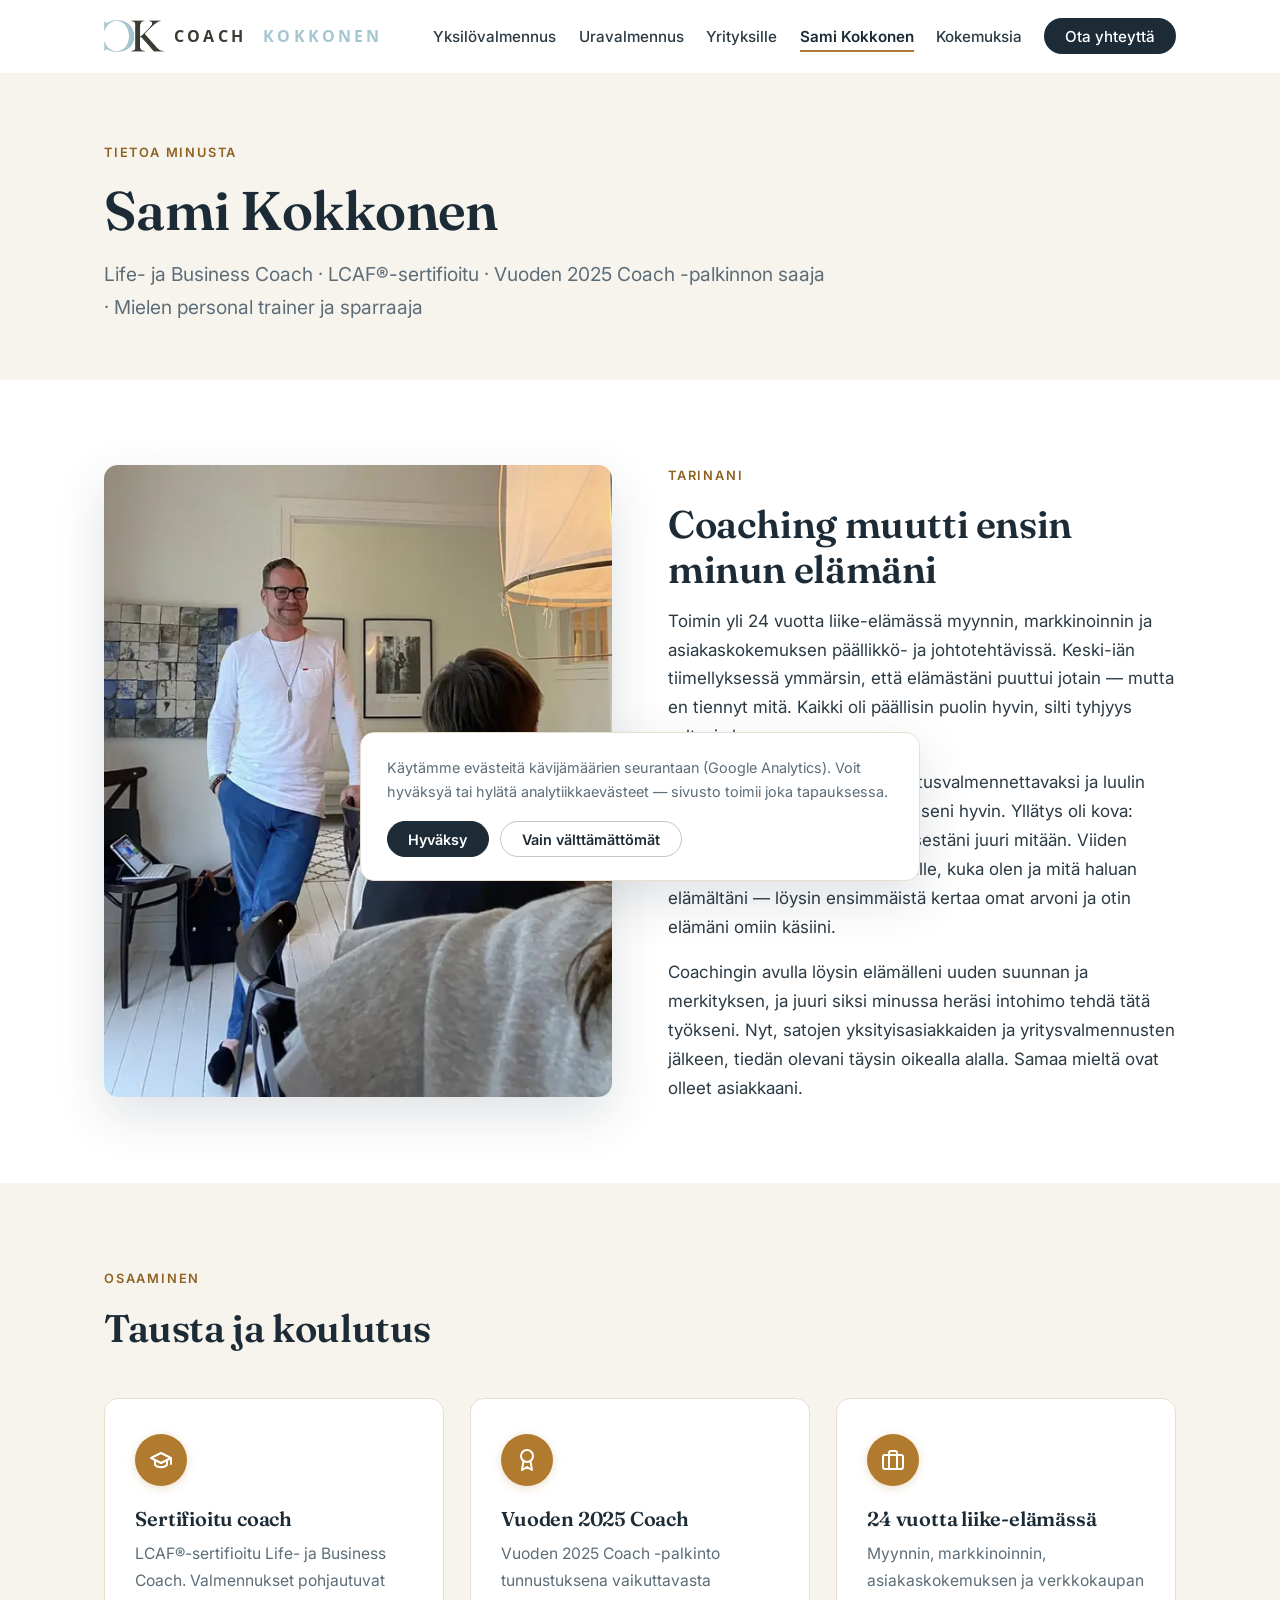
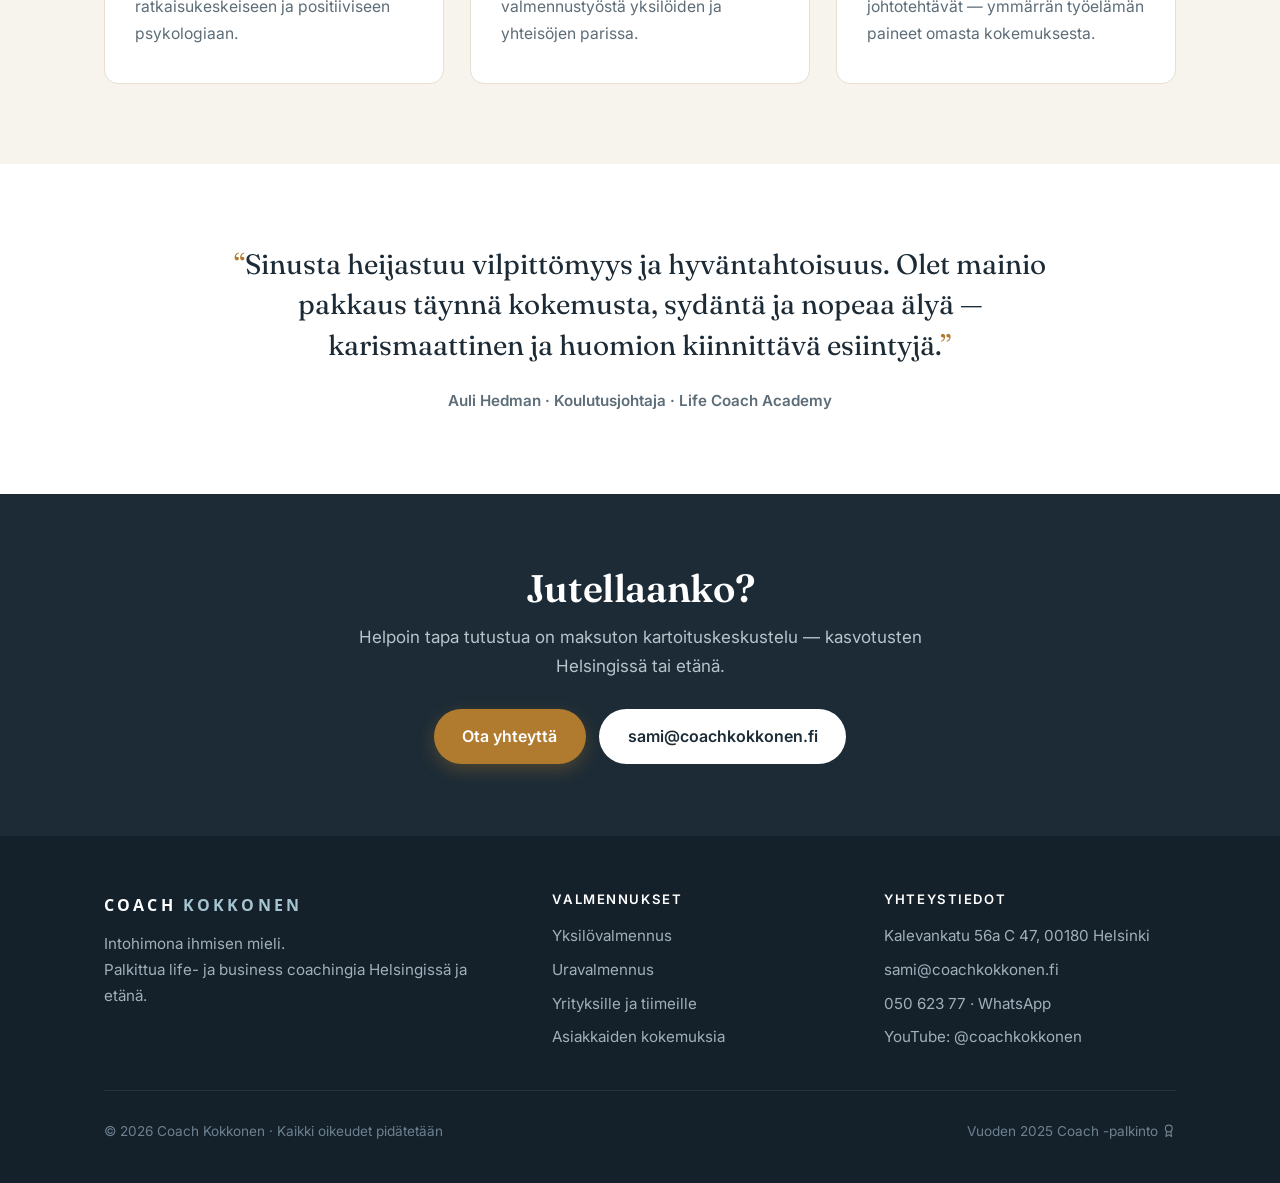
<file: samikokkonen/index.html>
<!DOCTYPE html>
<html lang="fi">
<head>
<meta charset="utf-8">
<meta name="viewport" content="width=device-width,initial-scale=1">
<title>Sami Kokkonen – Life- ja Business Coach | Coach Kokkonen</title>
<meta name="description" content="Sami Kokkonen on LCAF®-sertifioitu life- ja business coach ja Vuoden 2025 Coach -palkinnon saaja. 24 vuoden kokemus liike-elämän johtotehtävistä.">
<link rel="canonical" href="https://www.coachkokkonen.fi/samikokkonen/">
<meta property="og:url" content="https://www.coachkokkonen.fi/samikokkonen/">
<meta property="og:title" content="Sami Kokkonen – Life- ja Business Coach | Coach Kokkonen">
<meta property="og:type" content="website">
<meta property="og:description" content="Sami Kokkonen on LCAF®-sertifioitu life- ja business coach ja Vuoden 2025 Coach -palkinnon saaja. 24 vuoden kokemus liike-elämän johtotehtävistä.">
<meta property="og:site_name" content="coachkokkonen.fi">
<meta property="og:image" content="https://uusi.coachkokkonen.fi/assets/img/Sami-kopio.jpg">
<meta name="robots" content="index,follow">
<link rel="icon" href="https://duyn491kcolsw.cloudfront.net/files/2s/2sd/2sd9d9.ico?ph=12244a060f"><link rel="apple-touch-icon" href="https://duyn491kcolsw.cloudfront.net/files/2s/2sd/2sd9d9.ico?ph=12244a060f">
<link rel="preconnect" href="https://fonts.googleapis.com">
<link rel="preconnect" href="https://fonts.gstatic.com" crossorigin>
<link href="https://fonts.googleapis.com/css2?family=Fraunces:opsz,wght@9..144,500;9..144,600;9..144,700&family=Inter:wght@400;500;600&family=Open+Sans:wght@600;700&display=swap" rel="stylesheet">
<link rel="stylesheet" href="../assets/ck.css">
<script async src="https://www.googletagmanager.com/gtag/js?id=G-5MKNSXK6ZG"></script>
<script>
window.dataLayer = window.dataLayer || [];
function gtag(){dataLayer.push(arguments);}
gtag('consent', 'default', {'ad_storage': 'denied', 'analytics_storage': 'denied', 'ad_user_data': 'denied', 'ad_personalization': 'denied'});
gtag('js', new Date());
gtag('config', 'G-5MKNSXK6ZG');
</script>

</head>
<body>
<header class="site-header">
  <div class="wrap header-inner">
    <a class="brand" href="../index.html"><img src="../assets/img/CK.webp" alt="" width="450" height="241">COACH<span>&nbsp;KOKKONEN</span></a>
    <button class="nav-toggle" aria-label="Valikko" aria-expanded="false"><span></span><span></span><span></span></button>
    <nav class="main-nav" aria-label="Päävalikko">
      <ul>
        <li><a href="../yksilovalmennus/index.html">Yksilövalmennus</a></li><li><a href="../uravalmennus/index.html">Uravalmennus</a></li><li><a href="../yksitysille/index.html">Yrityksille</a></li><li><a class="active" href="../samikokkonen/index.html">Sami Kokkonen</a></li><li><a href="../referenssit/index.html">Kokemuksia</a></li><li><a class="nav-cta" href="../varaus/index.html">Ota yhteyttä</a></li>
      </ul>
    </nav>
  </div>
</header>
<main>
<section class="page-hero">
  <div class="wrap">
    <span class="eyebrow">Tietoa minusta</span>
    <h1>Sami Kokkonen</h1>
    <p class="lead">Life- ja Business Coach · LCAF®-sertifioitu · Vuoden 2025 Coach -palkinnon saaja · Mielen personal trainer ja sparraaja</p>
  </div>
</section>

<section class="section">
  <div class="wrap split">
    <div class="reveal">
      <img src="../assets/img/IMG_8128.webp" alt="Sami Kokkonen, life- ja business coach" loading="lazy">
    </div>
    <div class="reveal">
      <span class="eyebrow">Tarinani</span>
      <h2>Coaching muutti ensin minun elämäni</h2>
      <p>Toimin yli 24 vuotta liike-elämässä myynnin, markkinoinnin ja asiakaskokemuksen päällikkö- ja johtotehtävissä. Keski-iän tiimellyksessä ymmärsin, että elämästäni puuttui jotain — mutta en tiennyt mitä. Kaikki oli päällisin puolin hyvin, silti tyhjyys valtasi alaa.</p>
      <p>Päädyin entisen kollegani harjoitusvalmennettavaksi ja luulin vain varmistavani, että tunnen itseni hyvin. Yllätys oli kova: tajusin, etten oikeasti tiennyt itsestäni juuri mitään. Viiden kerran coaching avasi silmäni sille, kuka olen ja mitä haluan elämältäni — löysin ensimmäistä kertaa omat arvoni ja otin elämäni omiin käsiini.</p>
      <p>Coachingin avulla löysin elämälleni uuden suunnan ja merkityksen, ja juuri siksi minussa heräsi intohimo tehdä tätä työkseni. Nyt, satojen yksityisasiakkaiden ja yritysvalmennusten jälkeen, tiedän olevani täysin oikealla alalla. Samaa mieltä ovat olleet asiakkaani.</p>
    </div>
  </div>
</section>

<section class="section section-alt">
  <div class="wrap">
    <div class="section-head reveal">
      <span class="eyebrow">Osaaminen</span>
      <h2>Tausta ja koulutus</h2>
    </div>
    <div class="cards">
      <div class="card reveal">
        <span class="card-icon"><svg xmlns="http://www.w3.org/2000/svg" viewBox="0 0 24 24" fill="none" stroke="currentColor" stroke-width="2" stroke-linecap="round" stroke-linejoin="round"><path d="M22 10v6M2 10l10-5 10 5-10 5z"/><path d="M6 12v5c3 3 9 3 12 0v-5"/></svg></span>
        <h3>Sertifioitu coach</h3>
        <p>LCAF®-sertifioitu Life- ja Business Coach. Valmennukset pohjautuvat ratkaisukeskeiseen ja positiiviseen psykologiaan.</p>
      </div>
      <div class="card reveal">
        <span class="card-icon"><svg xmlns="http://www.w3.org/2000/svg" viewBox="0 0 24 24" fill="none" stroke="currentColor" stroke-width="2" stroke-linecap="round" stroke-linejoin="round"><circle cx="12" cy="8" r="6"/><path d="M15.477 12.89 17 22l-5-3-5 3 1.523-9.11"/></svg></span>
        <h3>Vuoden 2025 Coach</h3>
        <p>Vuoden 2025 Coach -palkinto tunnustuksena vaikuttavasta valmennustyöstä yksilöiden ja yhteisöjen parissa.</p>
      </div>
      <div class="card reveal">
        <span class="card-icon"><svg xmlns="http://www.w3.org/2000/svg" viewBox="0 0 24 24" fill="none" stroke="currentColor" stroke-width="2" stroke-linecap="round" stroke-linejoin="round"><rect width="20" height="14" x="2" y="7" rx="2" ry="2"/><path d="M16 21V5a2 2 0 0 0-2-2h-4a2 2 0 0 0-2 2v16"/></svg></span>
        <h3>24 vuotta liike-elämässä</h3>
        <p>Myynnin, markkinoinnin, asiakaskokemuksen ja verkkokaupan johtotehtävät — ymmärrän työelämän paineet omasta kokemuksesta.</p>
      </div>
    </div>
  </div>
</section>

<section class="section">
  <div class="wrap">
    <div class="quote-feature reveal">
      <blockquote>Sinusta heijastuu vilpittömyys ja hyväntahtoisuus. Olet mainio pakkaus täynnä kokemusta, sydäntä ja nopeaa älyä — karismaattinen ja huomion kiinnittävä esiintyjä.</blockquote>
      <cite>Auli Hedman · Koulutusjohtaja · Life Coach Academy</cite>
    </div>
  </div>
</section>

<section class="cta-band">
  <div class="wrap reveal">
    <h2>Jutellaanko?</h2>
    <p>Helpoin tapa tutustua on maksuton kartoituskeskustelu — kasvotusten Helsingissä tai etänä.</p>
    <div class="btn-row">
      <a class="btn btn-primary" href="../varaus/index.html">Ota yhteyttä</a>
      <a class="btn btn-light" href="mailto:sami@coachkokkonen.fi">sami@coachkokkonen.fi</a>
    </div>
  </div>
</section>
</main>
<footer class="site-footer">
  <div class="wrap">
    <div class="footer-grid">
      <div>
        <a class="brand" href="../index.html">COACH<span>&nbsp;KOKKONEN</span></a>
        <p>Intohimona ihmisen mieli.<br>Palkittua life- ja business coachingia Helsingissä ja etänä.</p>
      </div>
      <div>
        <h3>Valmennukset</h3>
        <ul>
          <li><a href="../yksilovalmennus/index.html">Yksilövalmennus</a></li>
          <li><a href="../uravalmennus/index.html">Uravalmennus</a></li>
          <li><a href="../yksitysille/index.html">Yrityksille ja tiimeille</a></li>
          <li><a href="../referenssit/index.html">Asiakkaiden kokemuksia</a></li>
        </ul>
      </div>
      <div>
        <h3>Yhteystiedot</h3>
        <ul>
          <li>Kalevankatu 56a C 47, 00180 Helsinki</li>
          <li><a href="mailto:sami@coachkokkonen.fi">sami@coachkokkonen.fi</a></li>
          <li><a href="tel:05062377">050 623 77</a> · <a href="https://wa.me/+3585062377" rel="noopener">WhatsApp</a></li>
          <li><a href="https://www.youtube.com/@coachkokkonen" rel="noopener">YouTube: @coachkokkonen</a></li>
        </ul>
      </div>
    </div>
    <div class="footer-bottom">
      <span>© 2026 Coach Kokkonen · Kaikki oikeudet pidätetään</span>
      <span>Vuoden 2025 Coach -palkinto <svg xmlns="http://www.w3.org/2000/svg" viewBox="0 0 24 24" fill="none" stroke="currentColor" stroke-width="2" stroke-linecap="round" stroke-linejoin="round" style="width:1em;height:1em;vertical-align:-0.15em;display:inline-block"><circle cx="12" cy="8" r="6"/><path d="M15.477 12.89 17 22l-5-3-5 3 1.523-9.11"/></svg></span>
    </div>
  </div>
</footer>
<div class="cookie-banner" role="dialog" aria-label="Evästeet">
  <p>Käytämme evästeitä kävijämäärien seurantaan (Google Analytics). Voit hyväksyä tai hylätä analytiikkaevästeet — sivusto toimii joka tapauksessa.</p>
  <div class="cookie-actions">
    <button class="accept">Hyväksy</button>
    <button class="decline">Vain välttämättömät</button>
  </div>
</div>
<script src="../assets/ck.js"></script>
</body>
</html>
</file>
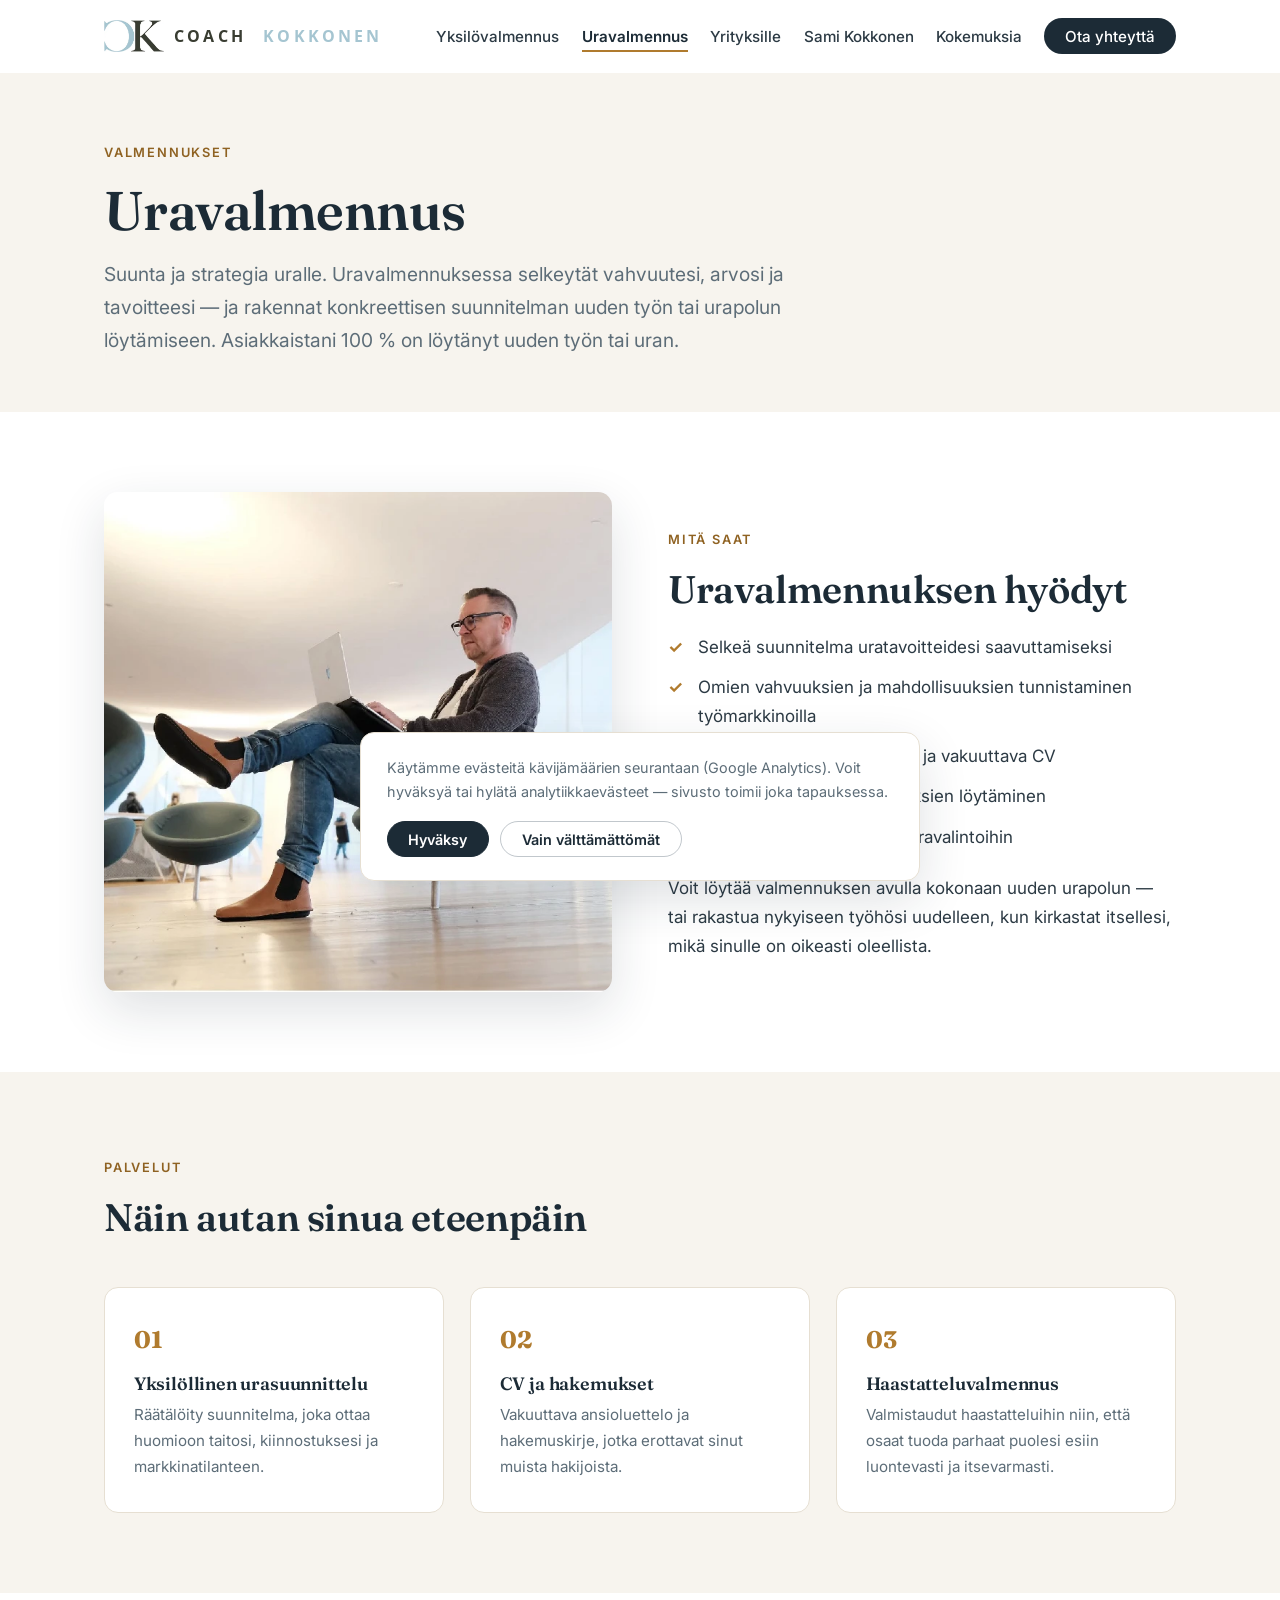
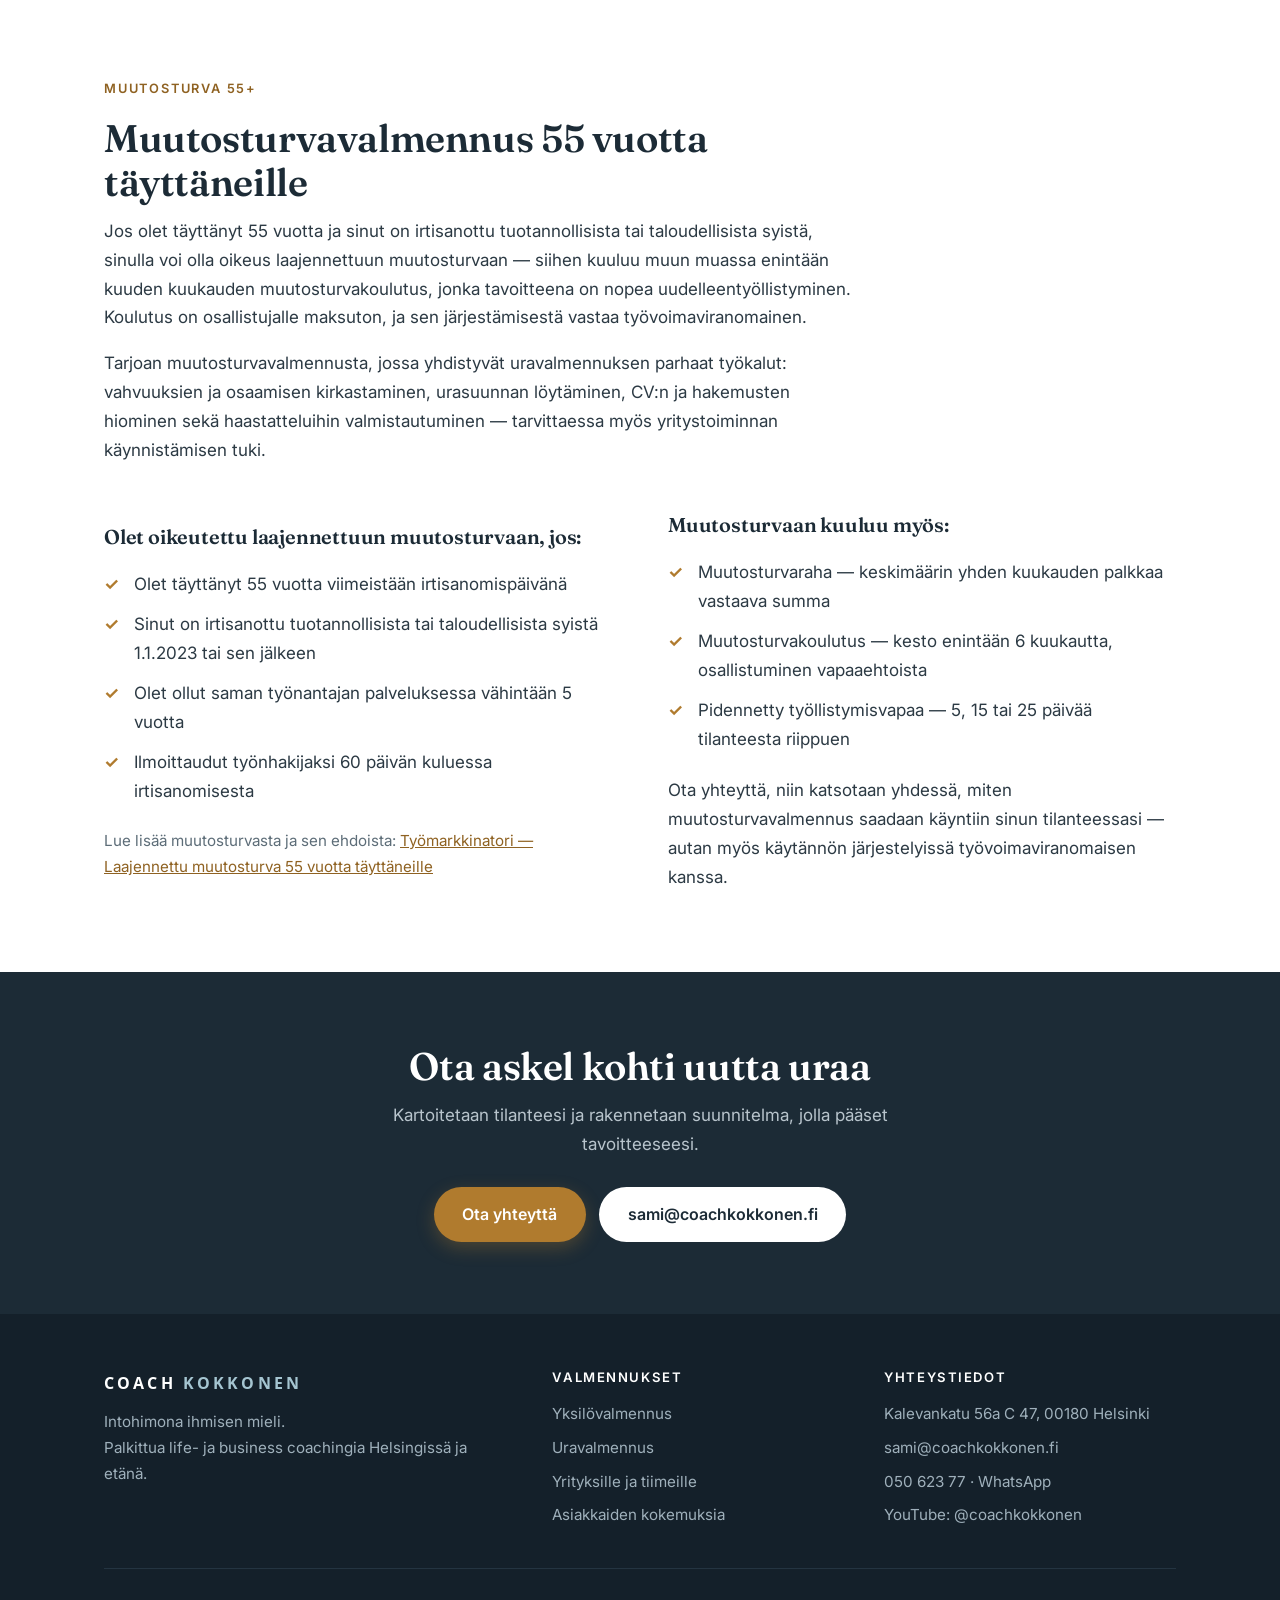
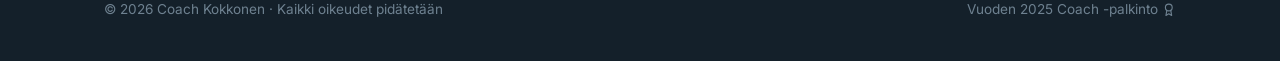
<file: uravalmennus/index.html>
<!DOCTYPE html>
<html lang="fi">
<head>
<meta charset="utf-8">
<meta name="viewport" content="width=device-width,initial-scale=1">
<title>Uravalmennus Helsinki | Coach Kokkonen</title>
<meta name="description" content="Uravalmennus ja muutosturvavalmennus 55+ Helsingissä tai etänä. Selkeytä vahvuutesi ja urasuuntasi — 100 % asiakkaista on löytänyt uuden työn tai uran. Varaa maksuton kartoitus.">
<link rel="canonical" href="https://www.coachkokkonen.fi/uravalmennus/">
<meta property="og:url" content="https://www.coachkokkonen.fi/uravalmennus/">
<meta property="og:title" content="Uravalmennus Helsinki | Coach Kokkonen">
<meta property="og:type" content="website">
<meta property="og:description" content="Uravalmennus ja muutosturvavalmennus 55+ Helsingissä tai etänä. Selkeytä vahvuutesi ja urasuuntasi — 100 % asiakkaista on löytänyt uuden työn tai uran. Varaa maksuton kartoitus.">
<meta property="og:site_name" content="coachkokkonen.fi">
<meta property="og:image" content="https://uusi.coachkokkonen.fi/assets/img/Sami-kopio.jpg">
<meta name="robots" content="index,follow">
<link rel="icon" href="https://duyn491kcolsw.cloudfront.net/files/2s/2sd/2sd9d9.ico?ph=12244a060f"><link rel="apple-touch-icon" href="https://duyn491kcolsw.cloudfront.net/files/2s/2sd/2sd9d9.ico?ph=12244a060f">
<link rel="preconnect" href="https://fonts.googleapis.com">
<link rel="preconnect" href="https://fonts.gstatic.com" crossorigin>
<link href="https://fonts.googleapis.com/css2?family=Fraunces:opsz,wght@9..144,500;9..144,600;9..144,700&family=Inter:wght@400;500;600&family=Open+Sans:wght@600;700&display=swap" rel="stylesheet">
<link rel="stylesheet" href="../assets/ck.css">
<script async src="https://www.googletagmanager.com/gtag/js?id=G-5MKNSXK6ZG"></script>
<script>
window.dataLayer = window.dataLayer || [];
function gtag(){dataLayer.push(arguments);}
gtag('consent', 'default', {'ad_storage': 'denied', 'analytics_storage': 'denied', 'ad_user_data': 'denied', 'ad_personalization': 'denied'});
gtag('js', new Date());
gtag('config', 'G-5MKNSXK6ZG');
</script>

</head>
<body>
<header class="site-header">
  <div class="wrap header-inner">
    <a class="brand" href="../index.html"><img src="../assets/img/CK.webp" alt="" width="450" height="241">COACH<span>&nbsp;KOKKONEN</span></a>
    <button class="nav-toggle" aria-label="Valikko" aria-expanded="false"><span></span><span></span><span></span></button>
    <nav class="main-nav" aria-label="Päävalikko">
      <ul>
        <li><a href="../yksilovalmennus/index.html">Yksilövalmennus</a></li><li><a class="active" href="../uravalmennus/index.html">Uravalmennus</a></li><li><a href="../yksitysille/index.html">Yrityksille</a></li><li><a href="../samikokkonen/index.html">Sami Kokkonen</a></li><li><a href="../referenssit/index.html">Kokemuksia</a></li><li><a class="nav-cta" href="../varaus/index.html">Ota yhteyttä</a></li>
      </ul>
    </nav>
  </div>
</header>
<main>
<section class="page-hero">
  <div class="wrap">
    <span class="eyebrow">Valmennukset</span>
    <h1>Uravalmennus</h1>
    <p class="lead">Suunta ja strategia uralle. Uravalmennuksessa selkeytät vahvuutesi, arvosi ja tavoitteesi — ja rakennat konkreettisen suunnitelman uuden työn tai urapolun löytämiseen. Asiakkaistani 100&nbsp;% on löytänyt uuden työn tai uran.</p>
  </div>
</section>

<section class="section">
  <div class="wrap split">
    <div class="reveal">
      <img src="../assets/img/IMG_8373.webp" alt="Sami Kokkonen uravalmennuksessa" loading="lazy">
    </div>
    <div class="reveal">
      <span class="eyebrow">Mitä saat</span>
      <h2>Uravalmennuksen hyödyt</h2>
      <ul class="checklist">
        <li>Selkeä suunnitelma uratavoitteidesi saavuttamiseksi</li>
        <li>Omien vahvuuksien ja mahdollisuuksien tunnistaminen työmarkkinoilla</li>
        <li>Toimivat työnhakustrategiat ja vakuuttava CV</li>
        <li>Verkostoitumismahdollisuuksien löytäminen</li>
        <li>Luottamus ja itsevarmuus uravalintoihin</li>
      </ul>
      <p style="margin-top:1.4rem">Voit löytää valmennuksen avulla kokonaan uuden urapolun — tai rakastua nykyiseen työhösi uudelleen, kun kirkastat itsellesi, mikä sinulle on oikeasti oleellista.</p>
    </div>
  </div>
</section>

<section class="section section-alt">
  <div class="wrap">
    <div class="section-head reveal">
      <span class="eyebrow">Palvelut</span>
      <h2>Näin autan sinua eteenpäin</h2>
    </div>
    <div class="steps">
      <div class="step reveal">
        <h3>Yksilöllinen urasuunnittelu</h3>
        <p>Räätälöity suunnitelma, joka ottaa huomioon taitosi, kiinnostuksesi ja markkinatilanteen.</p>
      </div>
      <div class="step reveal">
        <h3>CV ja hakemukset</h3>
        <p>Vakuuttava ansioluettelo ja hakemuskirje, jotka erottavat sinut muista hakijoista.</p>
      </div>
      <div class="step reveal">
        <h3>Haastatteluvalmennus</h3>
        <p>Valmistaudut haastatteluihin niin, että osaat tuoda parhaat puolesi esiin luontevasti ja itsevarmasti.</p>
      </div>
    </div>
  </div>
</section>

<section class="section">
  <div class="wrap">
    <div class="section-head reveal">
      <span class="eyebrow">Muutosturva 55+</span>
      <h2>Muutosturvavalmennus 55 vuotta täyttäneille</h2>
      <p>Jos olet täyttänyt 55 vuotta ja sinut on irtisanottu tuotannollisista tai taloudellisista syistä, sinulla voi olla oikeus laajennettuun muutosturvaan — siihen kuuluu muun muassa enintään kuuden kuukauden muutosturvakoulutus, jonka tavoitteena on nopea uudelleentyöllistyminen. Koulutus on osallistujalle maksuton, ja sen järjestämisestä vastaa työvoimaviranomainen.</p>
      <p>Tarjoan muutosturvavalmennusta, jossa yhdistyvät uravalmennuksen parhaat työkalut: vahvuuksien ja osaamisen kirkastaminen, urasuunnan löytäminen, CV:n ja hakemusten hiominen sekä haastatteluihin valmistautuminen — tarvittaessa myös yritystoiminnan käynnistämisen tuki.</p>
    </div>
    <div class="split">
      <div class="reveal">
        <h3 style="margin-bottom:1rem">Olet oikeutettu laajennettuun muutosturvaan, jos:</h3>
        <ul class="checklist">
          <li>Olet täyttänyt 55 vuotta viimeistään irtisanomispäivänä</li>
          <li>Sinut on irtisanottu tuotannollisista tai taloudellisista syistä 1.1.2023 tai sen jälkeen</li>
          <li>Olet ollut saman työnantajan palveluksessa vähintään 5 vuotta</li>
          <li>Ilmoittaudut työnhakijaksi 60 päivän kuluessa irtisanomisesta</li>
        </ul>
        <p style="margin-top:1.4rem;font-size:0.95rem;color:var(--text-muted)">Lue lisää muutosturvasta ja sen ehdoista: <a href="https://tyomarkkinatori.fi/lisatietoa-palveluista/laajennettu-muutosturva-55-vuotta-tayttaneille-tyontekijoille" rel="noopener">Työmarkkinatori — Laajennettu muutosturva 55 vuotta täyttäneille</a></p>
      </div>
      <div class="reveal">
        <h3 style="margin-bottom:1rem">Muutosturvaan kuuluu myös:</h3>
        <ul class="checklist">
          <li>Muutosturvaraha — keskimäärin yhden kuukauden palkkaa vastaava summa</li>
          <li>Muutosturvakoulutus — kesto enintään 6 kuukautta, osallistuminen vapaaehtoista</li>
          <li>Pidennetty työllistymisvapaa — 5, 15 tai 25 päivää tilanteesta riippuen</li>
        </ul>
        <p style="margin-top:1.4rem">Ota yhteyttä, niin katsotaan yhdessä, miten muutosturvavalmennus saadaan käyntiin sinun tilanteessasi — autan myös käytännön järjestelyissä työvoimaviranomaisen kanssa.</p>
      </div>
    </div>
  </div>
</section>

<section class="cta-band">
  <div class="wrap reveal">
    <h2>Ota askel kohti uutta uraa</h2>
    <p>Kartoitetaan tilanteesi ja rakennetaan suunnitelma, jolla pääset tavoitteeseesi.</p>
    <div class="btn-row">
      <a class="btn btn-primary" href="../varaus/index.html">Ota yhteyttä</a>
      <a class="btn btn-light" href="mailto:sami@coachkokkonen.fi">sami@coachkokkonen.fi</a>
    </div>
  </div>
</section>
</main>
<footer class="site-footer">
  <div class="wrap">
    <div class="footer-grid">
      <div>
        <a class="brand" href="../index.html">COACH<span>&nbsp;KOKKONEN</span></a>
        <p>Intohimona ihmisen mieli.<br>Palkittua life- ja business coachingia Helsingissä ja etänä.</p>
      </div>
      <div>
        <h3>Valmennukset</h3>
        <ul>
          <li><a href="../yksilovalmennus/index.html">Yksilövalmennus</a></li>
          <li><a href="../uravalmennus/index.html">Uravalmennus</a></li>
          <li><a href="../yksitysille/index.html">Yrityksille ja tiimeille</a></li>
          <li><a href="../referenssit/index.html">Asiakkaiden kokemuksia</a></li>
        </ul>
      </div>
      <div>
        <h3>Yhteystiedot</h3>
        <ul>
          <li>Kalevankatu 56a C 47, 00180 Helsinki</li>
          <li><a href="mailto:sami@coachkokkonen.fi">sami@coachkokkonen.fi</a></li>
          <li><a href="tel:05062377">050 623 77</a> · <a href="https://wa.me/+3585062377" rel="noopener">WhatsApp</a></li>
          <li><a href="https://www.youtube.com/@coachkokkonen" rel="noopener">YouTube: @coachkokkonen</a></li>
        </ul>
      </div>
    </div>
    <div class="footer-bottom">
      <span>© 2026 Coach Kokkonen · Kaikki oikeudet pidätetään</span>
      <span>Vuoden 2025 Coach -palkinto <svg xmlns="http://www.w3.org/2000/svg" viewBox="0 0 24 24" fill="none" stroke="currentColor" stroke-width="2" stroke-linecap="round" stroke-linejoin="round" style="width:1em;height:1em;vertical-align:-0.15em;display:inline-block"><circle cx="12" cy="8" r="6"/><path d="M15.477 12.89 17 22l-5-3-5 3 1.523-9.11"/></svg></span>
    </div>
  </div>
</footer>
<div class="cookie-banner" role="dialog" aria-label="Evästeet">
  <p>Käytämme evästeitä kävijämäärien seurantaan (Google Analytics). Voit hyväksyä tai hylätä analytiikkaevästeet — sivusto toimii joka tapauksessa.</p>
  <div class="cookie-actions">
    <button class="accept">Hyväksy</button>
    <button class="decline">Vain välttämättömät</button>
  </div>
</div>
<script src="../assets/ck.js"></script>
</body>
</html>
</file>
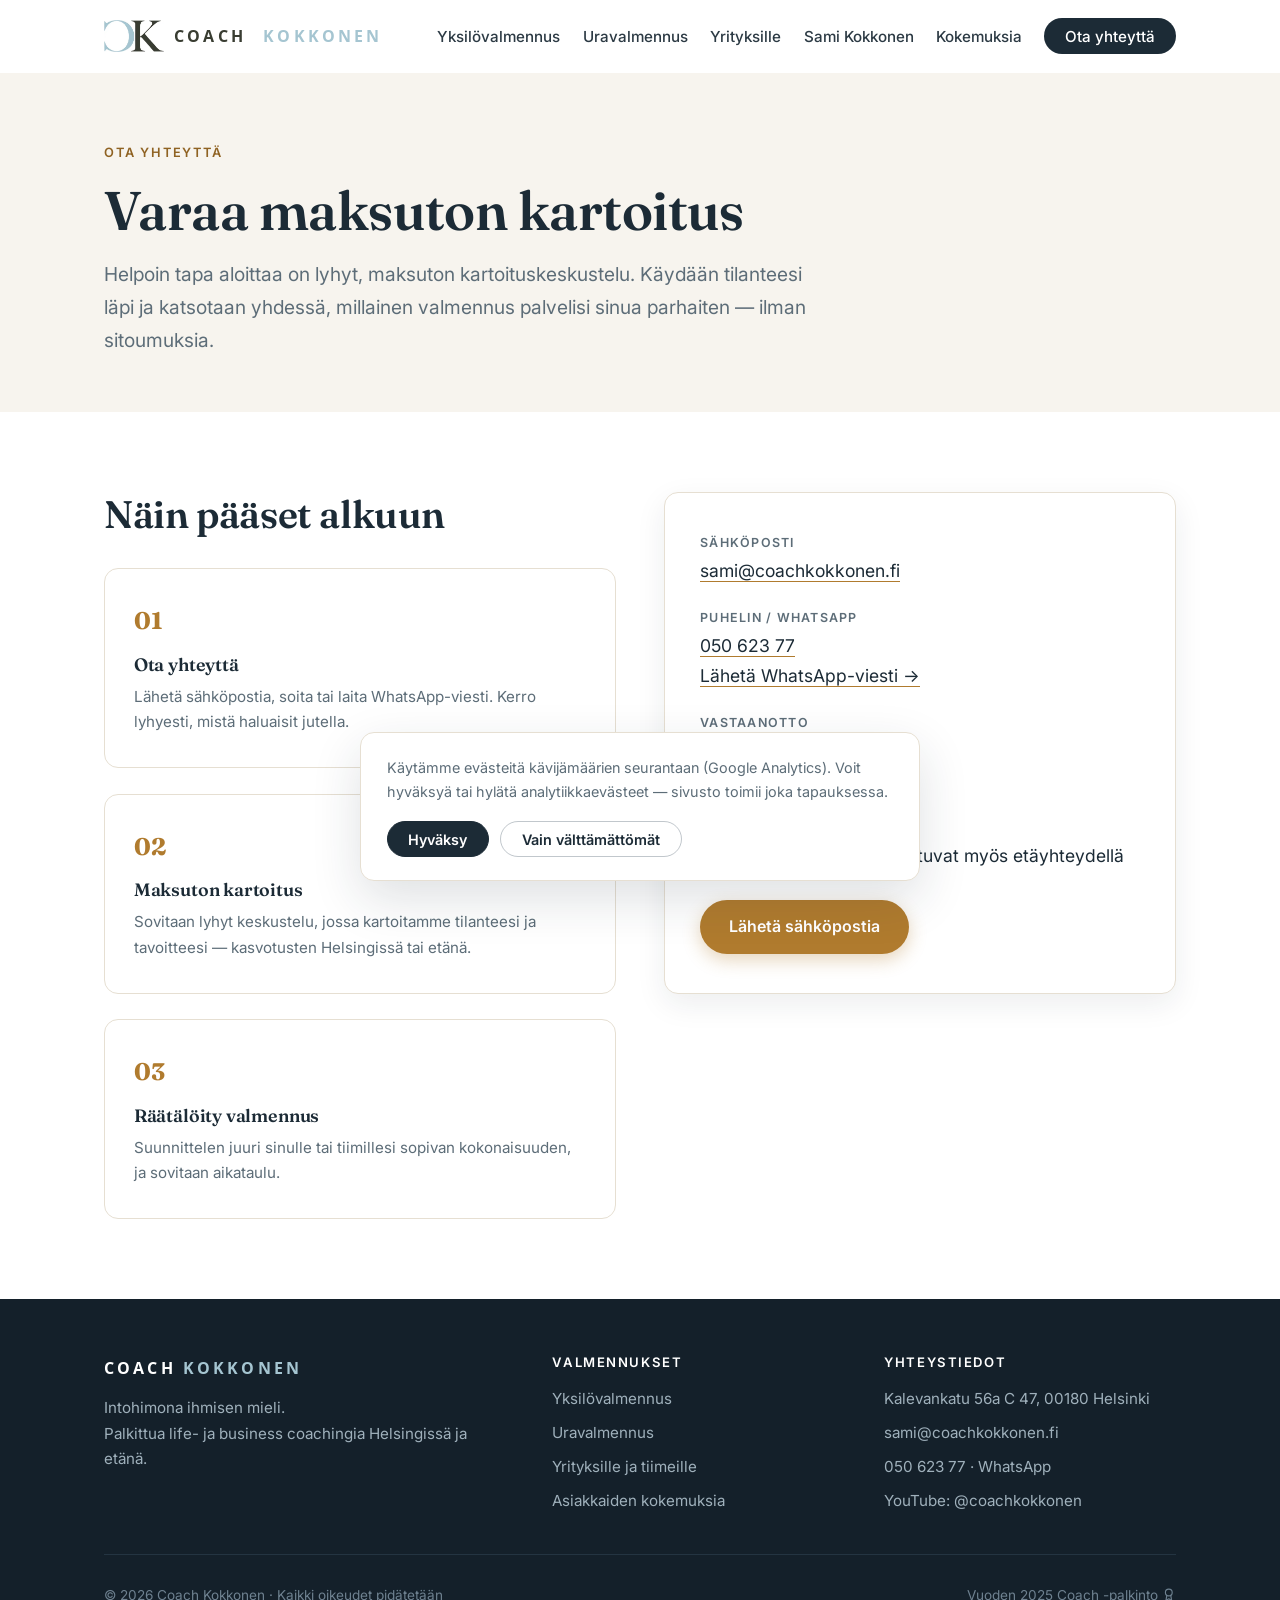
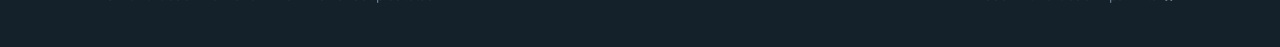
<file: varaus/index.html>
<!DOCTYPE html>
<html lang="fi">
<head>
<meta charset="utf-8">
<meta name="viewport" content="width=device-width,initial-scale=1">
<title>Ota yhteyttä – Varaa maksuton kartoitus | Coach Kokkonen</title>
<meta name="description" content="Ota yhteyttä Sami Kokkoseen ja varaa maksuton kartoituskeskustelu. Vastaanotto Helsingissä (Kalevankatu 56a) tai valmennus etäyhteydellä.">
<link rel="canonical" href="https://www.coachkokkonen.fi/varaus/">
<meta property="og:url" content="https://www.coachkokkonen.fi/varaus/">
<meta property="og:title" content="Ota yhteyttä – Varaa maksuton kartoitus | Coach Kokkonen">
<meta property="og:type" content="website">
<meta property="og:description" content="Ota yhteyttä Sami Kokkoseen ja varaa maksuton kartoituskeskustelu. Vastaanotto Helsingissä (Kalevankatu 56a) tai valmennus etäyhteydellä.">
<meta property="og:site_name" content="coachkokkonen.fi">
<meta property="og:image" content="https://uusi.coachkokkonen.fi/assets/img/Sami-kopio.jpg">
<meta name="robots" content="index,follow">
<link rel="icon" href="https://duyn491kcolsw.cloudfront.net/files/2s/2sd/2sd9d9.ico?ph=12244a060f"><link rel="apple-touch-icon" href="https://duyn491kcolsw.cloudfront.net/files/2s/2sd/2sd9d9.ico?ph=12244a060f">
<link rel="preconnect" href="https://fonts.googleapis.com">
<link rel="preconnect" href="https://fonts.gstatic.com" crossorigin>
<link href="https://fonts.googleapis.com/css2?family=Fraunces:opsz,wght@9..144,500;9..144,600;9..144,700&family=Inter:wght@400;500;600&family=Open+Sans:wght@600;700&display=swap" rel="stylesheet">
<link rel="stylesheet" href="../assets/ck.css">
<script async src="https://www.googletagmanager.com/gtag/js?id=G-5MKNSXK6ZG"></script>
<script>
window.dataLayer = window.dataLayer || [];
function gtag(){dataLayer.push(arguments);}
gtag('consent', 'default', {'ad_storage': 'denied', 'analytics_storage': 'denied', 'ad_user_data': 'denied', 'ad_personalization': 'denied'});
gtag('js', new Date());
gtag('config', 'G-5MKNSXK6ZG');
</script>

</head>
<body>
<header class="site-header">
  <div class="wrap header-inner">
    <a class="brand" href="../index.html"><img src="../assets/img/CK.webp" alt="" width="450" height="241">COACH<span>&nbsp;KOKKONEN</span></a>
    <button class="nav-toggle" aria-label="Valikko" aria-expanded="false"><span></span><span></span><span></span></button>
    <nav class="main-nav" aria-label="Päävalikko">
      <ul>
        <li><a href="../yksilovalmennus/index.html">Yksilövalmennus</a></li><li><a href="../uravalmennus/index.html">Uravalmennus</a></li><li><a href="../yksitysille/index.html">Yrityksille</a></li><li><a href="../samikokkonen/index.html">Sami Kokkonen</a></li><li><a href="../referenssit/index.html">Kokemuksia</a></li><li><a class="nav-cta" href="../varaus/index.html">Ota yhteyttä</a></li>
      </ul>
    </nav>
  </div>
</header>
<main>
<section class="page-hero">
  <div class="wrap">
    <span class="eyebrow">Ota yhteyttä</span>
    <h1>Varaa maksuton kartoitus</h1>
    <p class="lead">Helpoin tapa aloittaa on lyhyt, maksuton kartoituskeskustelu. Käydään tilanteesi läpi ja katsotaan yhdessä, millainen valmennus palvelisi sinua parhaiten — ilman sitoumuksia.</p>
  </div>
</section>

<section class="section">
  <div class="wrap contact-grid">
    <div class="reveal">
      <h2>Näin pääset alkuun</h2>
      <div class="steps" style="grid-template-columns:1fr;margin-top:2rem">
        <div class="step">
          <h3>Ota yhteyttä</h3>
          <p>Lähetä sähköpostia, soita tai laita WhatsApp-viesti. Kerro lyhyesti, mistä haluaisit jutella.</p>
        </div>
        <div class="step">
          <h3>Maksuton kartoitus</h3>
          <p>Sovitaan lyhyt keskustelu, jossa kartoitamme tilanteesi ja tavoitteesi — kasvotusten Helsingissä tai etänä.</p>
        </div>
        <div class="step">
          <h3>Räätälöity valmennus</h3>
          <p>Suunnittelen juuri sinulle tai tiimillesi sopivan kokonaisuuden, ja sovitaan aikataulu.</p>
        </div>
      </div>
    </div>
    <div class="contact-card reveal">
      <dl>
        <div>
          <dt>Sähköposti</dt>
          <dd><a href="mailto:sami@coachkokkonen.fi">sami@coachkokkonen.fi</a></dd>
        </div>
        <div>
          <dt>Puhelin / WhatsApp</dt>
          <dd><a href="tel:05062377">050 623 77</a><br><a href="https://wa.me/+3585062377" rel="noopener">Lähetä WhatsApp-viesti →</a></dd>
        </div>
        <div>
          <dt>Vastaanotto</dt>
          <dd>Kalevankatu 56a C 47<br>00180 Helsinki</dd>
        </div>
        <div>
          <dt>Etävalmennus</dt>
          <dd>Kaikki valmennukset onnistuvat myös etäyhteydellä</dd>
        </div>
      </dl>
      <div class="btn-row">
        <a class="btn btn-primary" href="mailto:sami@coachkokkonen.fi?subject=Yhteydenotto%20–%20maksuton%20kartoitus">Lähetä sähköpostia</a>
      </div>
    </div>
  </div>
</section>
</main>
<footer class="site-footer">
  <div class="wrap">
    <div class="footer-grid">
      <div>
        <a class="brand" href="../index.html">COACH<span>&nbsp;KOKKONEN</span></a>
        <p>Intohimona ihmisen mieli.<br>Palkittua life- ja business coachingia Helsingissä ja etänä.</p>
      </div>
      <div>
        <h3>Valmennukset</h3>
        <ul>
          <li><a href="../yksilovalmennus/index.html">Yksilövalmennus</a></li>
          <li><a href="../uravalmennus/index.html">Uravalmennus</a></li>
          <li><a href="../yksitysille/index.html">Yrityksille ja tiimeille</a></li>
          <li><a href="../referenssit/index.html">Asiakkaiden kokemuksia</a></li>
        </ul>
      </div>
      <div>
        <h3>Yhteystiedot</h3>
        <ul>
          <li>Kalevankatu 56a C 47, 00180 Helsinki</li>
          <li><a href="mailto:sami@coachkokkonen.fi">sami@coachkokkonen.fi</a></li>
          <li><a href="tel:05062377">050 623 77</a> · <a href="https://wa.me/+3585062377" rel="noopener">WhatsApp</a></li>
          <li><a href="https://www.youtube.com/@coachkokkonen" rel="noopener">YouTube: @coachkokkonen</a></li>
        </ul>
      </div>
    </div>
    <div class="footer-bottom">
      <span>© 2026 Coach Kokkonen · Kaikki oikeudet pidätetään</span>
      <span>Vuoden 2025 Coach -palkinto <svg xmlns="http://www.w3.org/2000/svg" viewBox="0 0 24 24" fill="none" stroke="currentColor" stroke-width="2" stroke-linecap="round" stroke-linejoin="round" style="width:1em;height:1em;vertical-align:-0.15em;display:inline-block"><circle cx="12" cy="8" r="6"/><path d="M15.477 12.89 17 22l-5-3-5 3 1.523-9.11"/></svg></span>
    </div>
  </div>
</footer>
<div class="cookie-banner" role="dialog" aria-label="Evästeet">
  <p>Käytämme evästeitä kävijämäärien seurantaan (Google Analytics). Voit hyväksyä tai hylätä analytiikkaevästeet — sivusto toimii joka tapauksessa.</p>
  <div class="cookie-actions">
    <button class="accept">Hyväksy</button>
    <button class="decline">Vain välttämättömät</button>
  </div>
</div>
<script src="../assets/ck.js"></script>
</body>
</html>
</file>
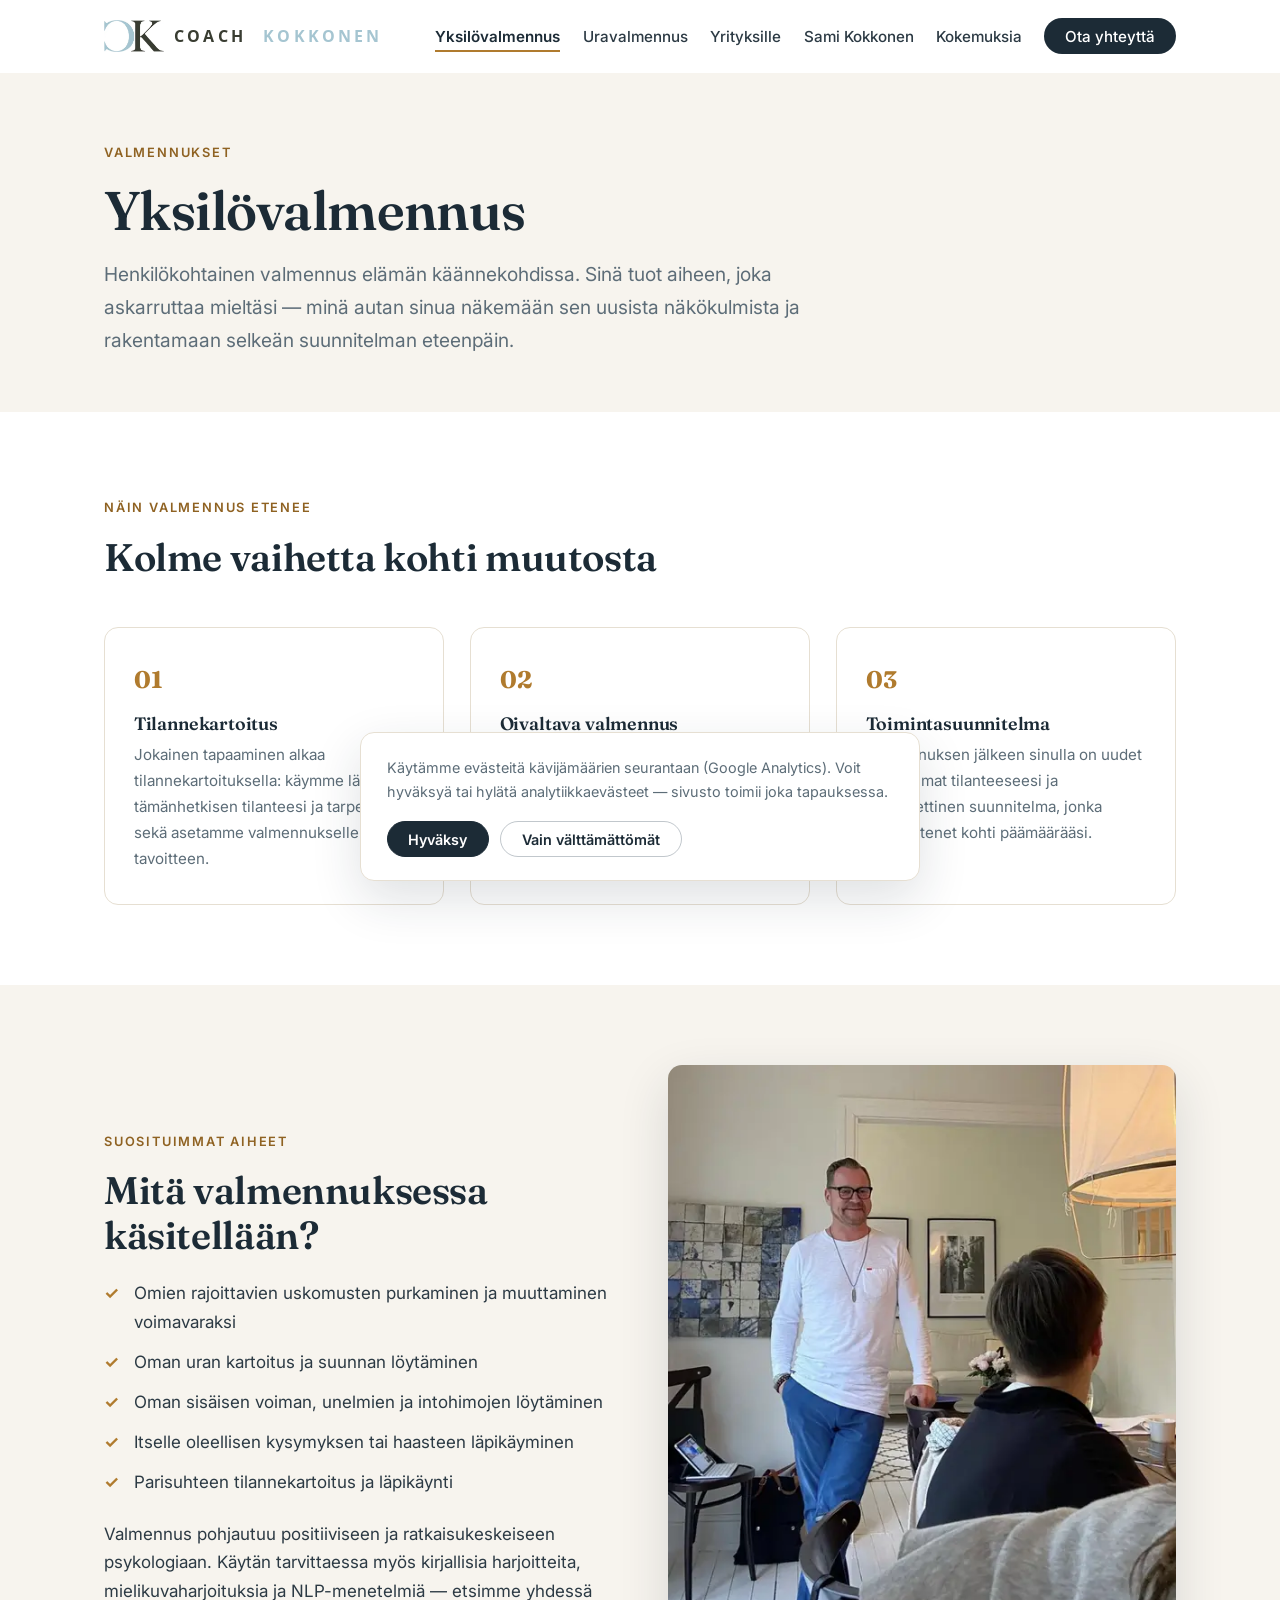
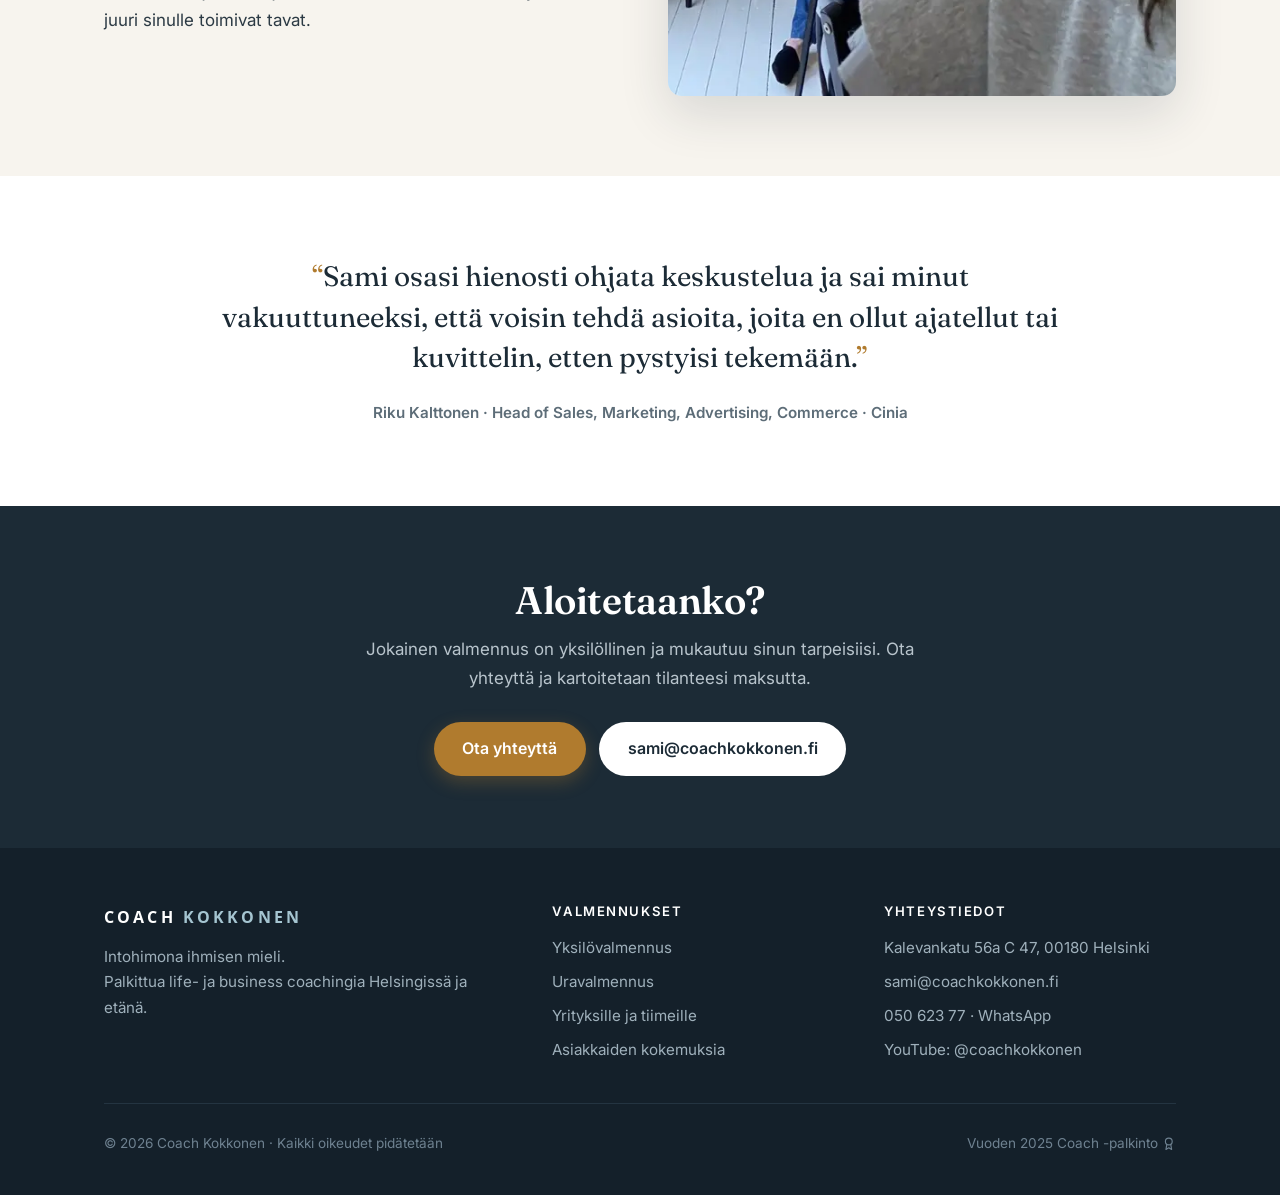
<file: yksilovalmennus/index.html>
<!DOCTYPE html>
<html lang="fi">
<head>
<meta charset="utf-8">
<meta name="viewport" content="width=device-width,initial-scale=1">
<title>Yksilövalmennus Helsinki | Coach Kokkonen</title>
<meta name="description" content="Henkilökohtainen elämänvalmennus Helsingissä tai etänä. Rajoittavien uskomusten purkaminen, suunnan löytäminen ja selkeä toimintasuunnitelma. Varaa maksuton kartoitus.">
<link rel="canonical" href="https://www.coachkokkonen.fi/yksilovalmennus/">
<meta property="og:url" content="https://www.coachkokkonen.fi/yksilovalmennus/">
<meta property="og:title" content="Yksilövalmennus Helsinki | Coach Kokkonen">
<meta property="og:type" content="website">
<meta property="og:description" content="Henkilökohtainen elämänvalmennus Helsingissä tai etänä. Rajoittavien uskomusten purkaminen, suunnan löytäminen ja selkeä toimintasuunnitelma. Varaa maksuton kartoitus.">
<meta property="og:site_name" content="coachkokkonen.fi">
<meta property="og:image" content="https://uusi.coachkokkonen.fi/assets/img/Sami-kopio.jpg">
<meta name="robots" content="index,follow">
<link rel="icon" href="https://duyn491kcolsw.cloudfront.net/files/2s/2sd/2sd9d9.ico?ph=12244a060f"><link rel="apple-touch-icon" href="https://duyn491kcolsw.cloudfront.net/files/2s/2sd/2sd9d9.ico?ph=12244a060f">
<link rel="preconnect" href="https://fonts.googleapis.com">
<link rel="preconnect" href="https://fonts.gstatic.com" crossorigin>
<link href="https://fonts.googleapis.com/css2?family=Fraunces:opsz,wght@9..144,500;9..144,600;9..144,700&family=Inter:wght@400;500;600&family=Open+Sans:wght@600;700&display=swap" rel="stylesheet">
<link rel="stylesheet" href="../assets/ck.css">
<script async src="https://www.googletagmanager.com/gtag/js?id=G-5MKNSXK6ZG"></script>
<script>
window.dataLayer = window.dataLayer || [];
function gtag(){dataLayer.push(arguments);}
gtag('consent', 'default', {'ad_storage': 'denied', 'analytics_storage': 'denied', 'ad_user_data': 'denied', 'ad_personalization': 'denied'});
gtag('js', new Date());
gtag('config', 'G-5MKNSXK6ZG');
</script>

</head>
<body>
<header class="site-header">
  <div class="wrap header-inner">
    <a class="brand" href="../index.html"><img src="../assets/img/CK.webp" alt="" width="450" height="241">COACH<span>&nbsp;KOKKONEN</span></a>
    <button class="nav-toggle" aria-label="Valikko" aria-expanded="false"><span></span><span></span><span></span></button>
    <nav class="main-nav" aria-label="Päävalikko">
      <ul>
        <li><a class="active" href="../yksilovalmennus/index.html">Yksilövalmennus</a></li><li><a href="../uravalmennus/index.html">Uravalmennus</a></li><li><a href="../yksitysille/index.html">Yrityksille</a></li><li><a href="../samikokkonen/index.html">Sami Kokkonen</a></li><li><a href="../referenssit/index.html">Kokemuksia</a></li><li><a class="nav-cta" href="../varaus/index.html">Ota yhteyttä</a></li>
      </ul>
    </nav>
  </div>
</header>
<main>
<section class="page-hero">
  <div class="wrap">
    <span class="eyebrow">Valmennukset</span>
    <h1>Yksilövalmennus</h1>
    <p class="lead">Henkilökohtainen valmennus elämän käännekohdissa. Sinä tuot aiheen, joka askarruttaa mieltäsi — minä autan sinua näkemään sen uusista näkökulmista ja rakentamaan selkeän suunnitelman eteenpäin.</p>
  </div>
</section>

<section class="section">
  <div class="wrap">
    <div class="section-head reveal">
      <span class="eyebrow">Näin valmennus etenee</span>
      <h2>Kolme vaihetta kohti muutosta</h2>
    </div>
    <div class="steps">
      <div class="step reveal">
        <h3>Tilannekartoitus</h3>
        <p>Jokainen tapaaminen alkaa tilannekartoituksella: käymme läpi tämänhetkisen tilanteesi ja tarpeesi sekä asetamme valmennukselle tavoitteen.</p>
      </div>
      <div class="step reveal">
        <h3>Oivaltava valmennus</h3>
        <p>Ohjaan sinua avoimilla kysymyksillä ja haastan ajattelemaan asiaa useasta näkökulmasta — niistä, joihin emme yksin yleensä pysty.</p>
      </div>
      <div class="step reveal">
        <h3>Toimintasuunnitelma</h3>
        <p>Valmennuksen jälkeen sinulla on uudet näkökulmat tilanteeseesi ja konkreettinen suunnitelma, jonka avulla etenet kohti päämäärääsi.</p>
      </div>
    </div>
  </div>
</section>

<section class="section section-alt">
  <div class="wrap split">
    <div class="reveal">
      <span class="eyebrow">Suosituimmat aiheet</span>
      <h2>Mitä valmennuksessa käsitellään?</h2>
      <ul class="checklist">
        <li>Omien rajoittavien uskomusten purkaminen ja muuttaminen voimavaraksi</li>
        <li>Oman uran kartoitus ja suunnan löytäminen</li>
        <li>Oman sisäisen voiman, unelmien ja intohimojen löytäminen</li>
        <li>Itselle oleellisen kysymyksen tai haasteen läpikäyminen</li>
        <li>Parisuhteen tilannekartoitus ja läpikäynti</li>
      </ul>
      <p style="margin-top:1.4rem">Valmennus pohjautuu positiiviseen ja ratkaisukeskeiseen psykologiaan. Käytän tarvittaessa myös kirjallisia harjoitteita, mielikuvaharjoituksia ja NLP-menetelmiä — etsimme yhdessä juuri sinulle toimivat tavat.</p>
    </div>
    <div class="reveal">
      <img src="../assets/img/IMG_8128.webp" alt="Sami Kokkonen yksilövalmennuksessa" loading="lazy">
    </div>
  </div>
</section>

<section class="section">
  <div class="wrap">
    <div class="quote-feature reveal">
      <blockquote>Sami osasi hienosti ohjata keskustelua ja sai minut vakuuttuneeksi, että voisin tehdä asioita, joita en ollut ajatellut tai kuvittelin, etten pystyisi tekemään.</blockquote>
      <cite>Riku Kalttonen · Head of Sales, Marketing, Advertising, Commerce · Cinia</cite>
    </div>
  </div>
</section>

<section class="cta-band">
  <div class="wrap reveal">
    <h2>Aloitetaanko?</h2>
    <p>Jokainen valmennus on yksilöllinen ja mukautuu sinun tarpeisiisi. Ota yhteyttä ja kartoitetaan tilanteesi maksutta.</p>
    <div class="btn-row">
      <a class="btn btn-primary" href="../varaus/index.html">Ota yhteyttä</a>
      <a class="btn btn-light" href="mailto:sami@coachkokkonen.fi">sami@coachkokkonen.fi</a>
    </div>
  </div>
</section>
</main>
<footer class="site-footer">
  <div class="wrap">
    <div class="footer-grid">
      <div>
        <a class="brand" href="../index.html">COACH<span>&nbsp;KOKKONEN</span></a>
        <p>Intohimona ihmisen mieli.<br>Palkittua life- ja business coachingia Helsingissä ja etänä.</p>
      </div>
      <div>
        <h3>Valmennukset</h3>
        <ul>
          <li><a href="../yksilovalmennus/index.html">Yksilövalmennus</a></li>
          <li><a href="../uravalmennus/index.html">Uravalmennus</a></li>
          <li><a href="../yksitysille/index.html">Yrityksille ja tiimeille</a></li>
          <li><a href="../referenssit/index.html">Asiakkaiden kokemuksia</a></li>
        </ul>
      </div>
      <div>
        <h3>Yhteystiedot</h3>
        <ul>
          <li>Kalevankatu 56a C 47, 00180 Helsinki</li>
          <li><a href="mailto:sami@coachkokkonen.fi">sami@coachkokkonen.fi</a></li>
          <li><a href="tel:05062377">050 623 77</a> · <a href="https://wa.me/+3585062377" rel="noopener">WhatsApp</a></li>
          <li><a href="https://www.youtube.com/@coachkokkonen" rel="noopener">YouTube: @coachkokkonen</a></li>
        </ul>
      </div>
    </div>
    <div class="footer-bottom">
      <span>© 2026 Coach Kokkonen · Kaikki oikeudet pidätetään</span>
      <span>Vuoden 2025 Coach -palkinto <svg xmlns="http://www.w3.org/2000/svg" viewBox="0 0 24 24" fill="none" stroke="currentColor" stroke-width="2" stroke-linecap="round" stroke-linejoin="round" style="width:1em;height:1em;vertical-align:-0.15em;display:inline-block"><circle cx="12" cy="8" r="6"/><path d="M15.477 12.89 17 22l-5-3-5 3 1.523-9.11"/></svg></span>
    </div>
  </div>
</footer>
<div class="cookie-banner" role="dialog" aria-label="Evästeet">
  <p>Käytämme evästeitä kävijämäärien seurantaan (Google Analytics). Voit hyväksyä tai hylätä analytiikkaevästeet — sivusto toimii joka tapauksessa.</p>
  <div class="cookie-actions">
    <button class="accept">Hyväksy</button>
    <button class="decline">Vain välttämättömät</button>
  </div>
</div>
<script src="../assets/ck.js"></script>
</body>
</html>
</file>
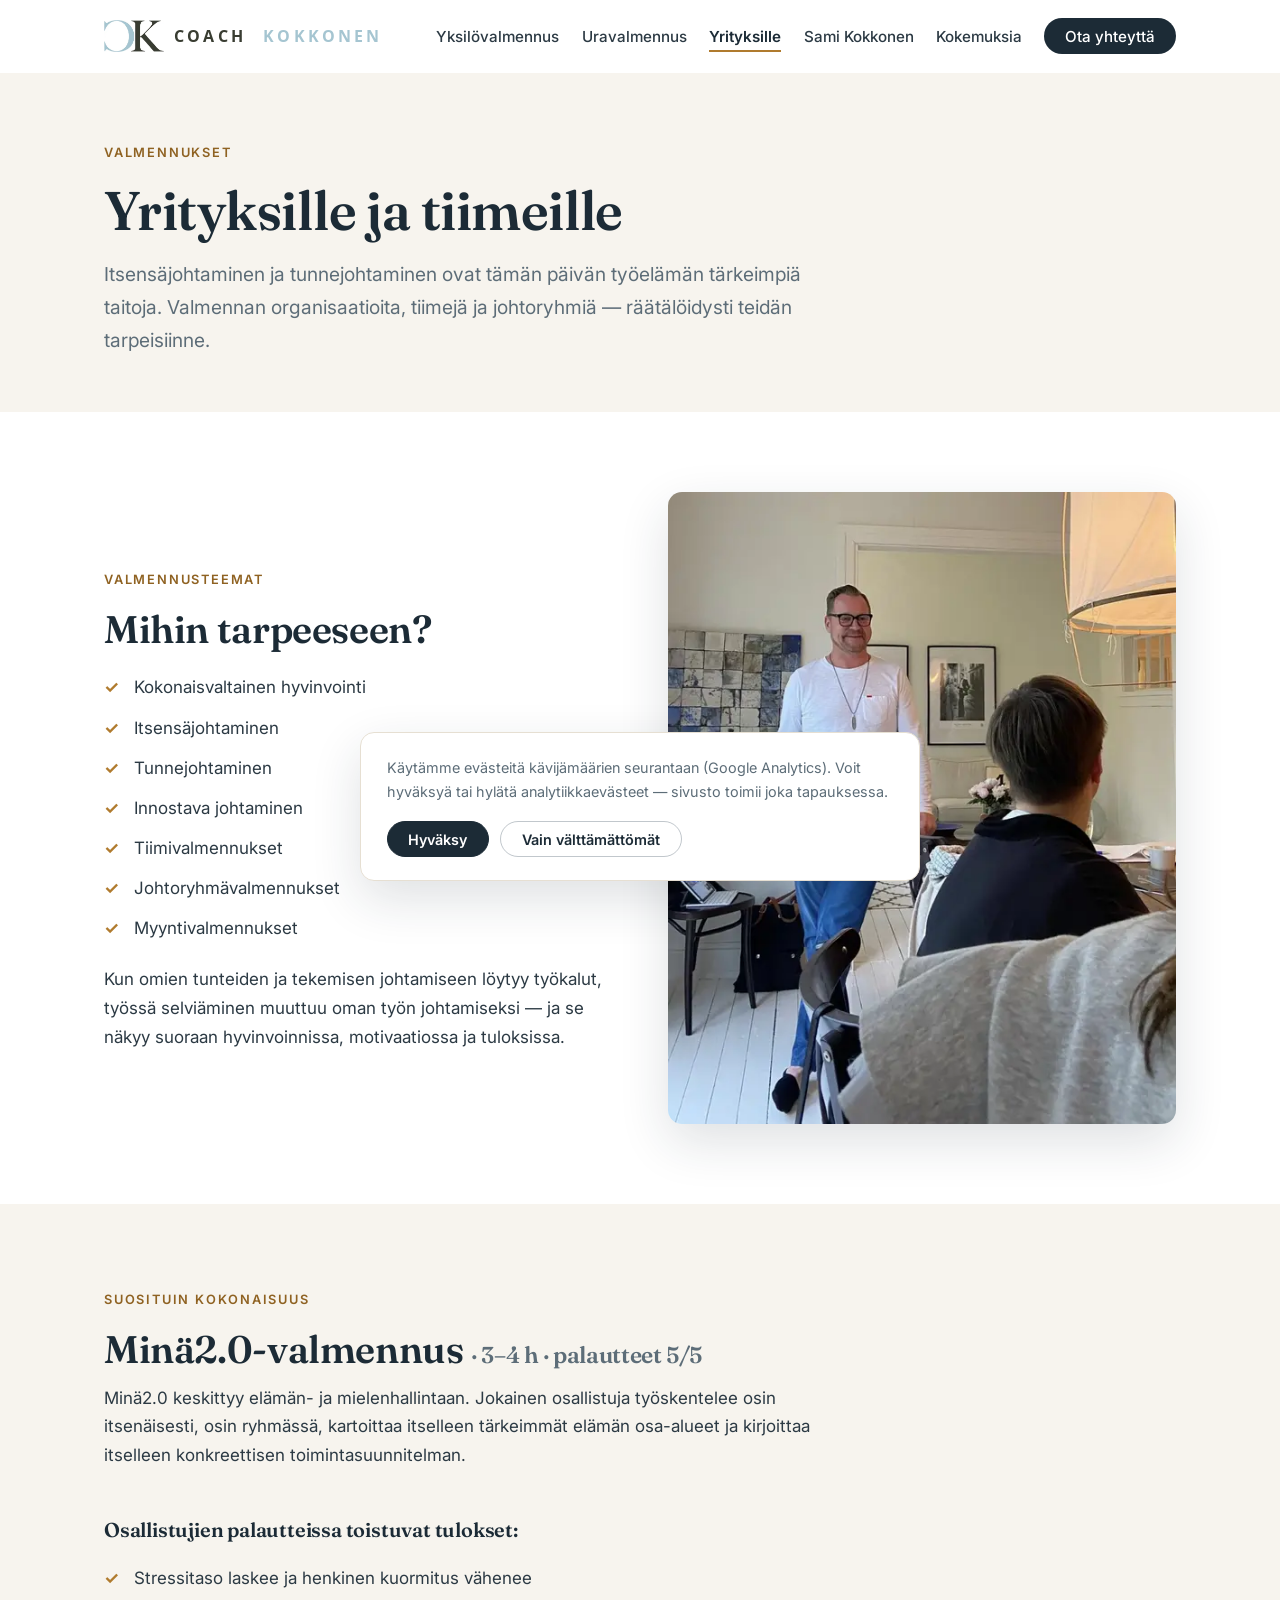
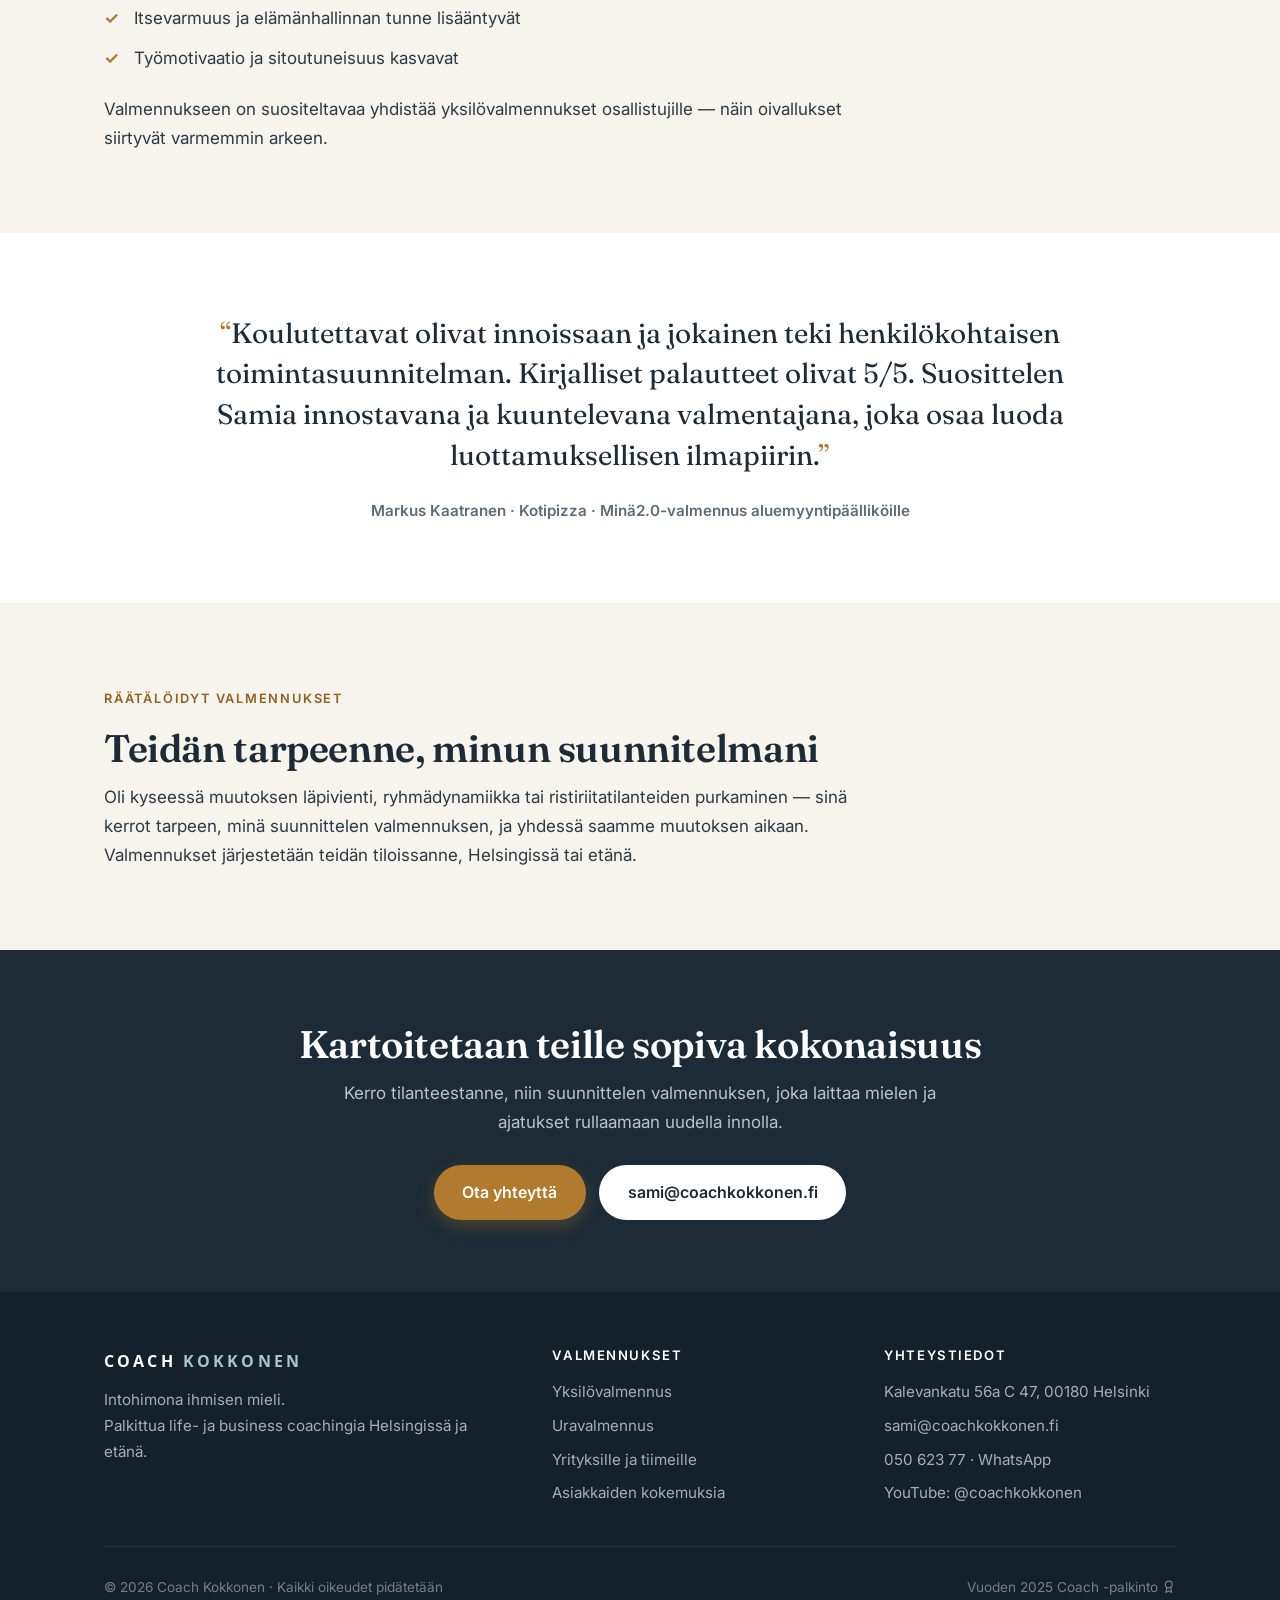
<file: yksitysille/index.html>
<!DOCTYPE html>
<html lang="fi">
<head>
<meta charset="utf-8">
<meta name="viewport" content="width=device-width,initial-scale=1">
<title>Yritys- ja ryhmävalmennukset | Coach Kokkonen</title>
<meta name="description" content="Itsensäjohtamisen, tunnejohtamisen ja hyvinvoinnin valmennukset yrityksille ja tiimeille. Minä2.0-valmennus palautteilla 5/5. Pyydä tarjous.">
<link rel="canonical" href="https://www.coachkokkonen.fi/yksitysille/">
<meta property="og:url" content="https://www.coachkokkonen.fi/yksitysille/">
<meta property="og:title" content="Yritys- ja ryhmävalmennukset | Coach Kokkonen">
<meta property="og:type" content="website">
<meta property="og:description" content="Itsensäjohtamisen, tunnejohtamisen ja hyvinvoinnin valmennukset yrityksille ja tiimeille. Minä2.0-valmennus palautteilla 5/5. Pyydä tarjous.">
<meta property="og:site_name" content="coachkokkonen.fi">
<meta property="og:image" content="https://uusi.coachkokkonen.fi/assets/img/Sami-kopio.jpg">
<meta name="robots" content="index,follow">
<link rel="icon" href="https://duyn491kcolsw.cloudfront.net/files/2s/2sd/2sd9d9.ico?ph=12244a060f"><link rel="apple-touch-icon" href="https://duyn491kcolsw.cloudfront.net/files/2s/2sd/2sd9d9.ico?ph=12244a060f">
<link rel="preconnect" href="https://fonts.googleapis.com">
<link rel="preconnect" href="https://fonts.gstatic.com" crossorigin>
<link href="https://fonts.googleapis.com/css2?family=Fraunces:opsz,wght@9..144,500;9..144,600;9..144,700&family=Inter:wght@400;500;600&family=Open+Sans:wght@600;700&display=swap" rel="stylesheet">
<link rel="stylesheet" href="../assets/ck.css">
<script async src="https://www.googletagmanager.com/gtag/js?id=G-5MKNSXK6ZG"></script>
<script>
window.dataLayer = window.dataLayer || [];
function gtag(){dataLayer.push(arguments);}
gtag('consent', 'default', {'ad_storage': 'denied', 'analytics_storage': 'denied', 'ad_user_data': 'denied', 'ad_personalization': 'denied'});
gtag('js', new Date());
gtag('config', 'G-5MKNSXK6ZG');
</script>

</head>
<body>
<header class="site-header">
  <div class="wrap header-inner">
    <a class="brand" href="../index.html"><img src="../assets/img/CK.webp" alt="" width="450" height="241">COACH<span>&nbsp;KOKKONEN</span></a>
    <button class="nav-toggle" aria-label="Valikko" aria-expanded="false"><span></span><span></span><span></span></button>
    <nav class="main-nav" aria-label="Päävalikko">
      <ul>
        <li><a href="../yksilovalmennus/index.html">Yksilövalmennus</a></li><li><a href="../uravalmennus/index.html">Uravalmennus</a></li><li><a class="active" href="../yksitysille/index.html">Yrityksille</a></li><li><a href="../samikokkonen/index.html">Sami Kokkonen</a></li><li><a href="../referenssit/index.html">Kokemuksia</a></li><li><a class="nav-cta" href="../varaus/index.html">Ota yhteyttä</a></li>
      </ul>
    </nav>
  </div>
</header>
<main>
<section class="page-hero">
  <div class="wrap">
    <span class="eyebrow">Valmennukset</span>
    <h1>Yrityksille ja tiimeille</h1>
    <p class="lead">Itsensäjohtaminen ja tunnejohtaminen ovat tämän päivän työelämän tärkeimpiä taitoja. Valmennan organisaatioita, tiimejä ja johtoryhmiä — räätälöidysti teidän tarpeisiinne.</p>
  </div>
</section>

<section class="section">
  <div class="wrap split">
    <div class="reveal">
      <span class="eyebrow">Valmennusteemat</span>
      <h2>Mihin tarpeeseen?</h2>
      <ul class="checklist">
        <li>Kokonaisvaltainen hyvinvointi</li>
        <li>Itsensäjohtaminen</li>
        <li>Tunnejohtaminen</li>
        <li>Innostava johtaminen</li>
        <li>Tiimivalmennukset</li>
        <li>Johtoryhmävalmennukset</li>
        <li>Myyntivalmennukset</li>
      </ul>
      <p style="margin-top:1.4rem">Kun omien tunteiden ja tekemisen johtamiseen löytyy työkalut, työssä selviäminen muuttuu oman työn johtamiseksi — ja se näkyy suoraan hyvinvoinnissa, motivaatiossa ja tuloksissa.</p>
    </div>
    <div class="reveal">
      <img src="../assets/img/IMG_8128-4.webp" alt="Sami Kokkonen valmentamassa ryhmää" loading="lazy">
    </div>
  </div>
</section>

<section class="section section-alt">
  <div class="wrap">
    <div class="section-head reveal">
      <span class="eyebrow">Suosituin kokonaisuus</span>
      <h2>Minä2.0-valmennus <small style="font-size:0.6em;color:var(--text-muted)">· 3–4 h · palautteet 5/5</small></h2>
      <p>Minä2.0 keskittyy elämän- ja mielenhallintaan. Jokainen osallistuja työskentelee osin itsenäisesti, osin ryhmässä, kartoittaa itselleen tärkeimmät elämän osa-alueet ja kirjoittaa itselleen konkreettisen toimintasuunnitelman.</p>
    </div>
    <div class="section-head reveal" style="margin-bottom:0">
      <h3 style="margin-bottom:1rem">Osallistujien palautteissa toistuvat tulokset:</h3>
      <ul class="checklist">
        <li>Stressitaso laskee ja henkinen kuormitus vähenee</li>
        <li>Itsevarmuus ja elämänhallinnan tunne lisääntyvät</li>
        <li>Työmotivaatio ja sitoutuneisuus kasvavat</li>
      </ul>
      <p style="margin-top:1.4rem">Valmennukseen on suositeltavaa yhdistää yksilövalmennukset osallistujille — näin oivallukset siirtyvät varmemmin arkeen.</p>
    </div>
  </div>
</section>

<section class="section">
  <div class="wrap">
    <div class="quote-feature reveal">
      <blockquote>Koulutettavat olivat innoissaan ja jokainen teki henkilökohtaisen toimintasuunnitelman. Kirjalliset palautteet olivat 5/5. Suosittelen Samia innostavana ja kuuntelevana valmentajana, joka osaa luoda luottamuksellisen ilmapiirin.</blockquote>
      <cite>Markus Kaatranen · Kotipizza · Minä2.0-valmennus aluemyyntipäälliköille</cite>
    </div>
  </div>
</section>

<section class="section section-alt">
  <div class="wrap">
    <div class="section-head reveal" style="margin-bottom:0">
      <span class="eyebrow">Räätälöidyt valmennukset</span>
      <h2>Teidän tarpeenne, minun suunnitelmani</h2>
      <p>Oli kyseessä muutoksen läpivienti, ryhmädynamiikka tai ristiriitatilanteiden purkaminen — sinä kerrot tarpeen, minä suunnittelen valmennuksen, ja yhdessä saamme muutoksen aikaan. Valmennukset järjestetään teidän tiloissanne, Helsingissä tai etänä.</p>
    </div>
  </div>
</section>

<section class="cta-band">
  <div class="wrap reveal">
    <h2>Kartoitetaan teille sopiva kokonaisuus</h2>
    <p>Kerro tilanteestanne, niin suunnittelen valmennuksen, joka laittaa mielen ja ajatukset rullaamaan uudella innolla.</p>
    <div class="btn-row">
      <a class="btn btn-primary" href="../varaus/index.html">Ota yhteyttä</a>
      <a class="btn btn-light" href="mailto:sami@coachkokkonen.fi">sami@coachkokkonen.fi</a>
    </div>
  </div>
</section>
</main>
<footer class="site-footer">
  <div class="wrap">
    <div class="footer-grid">
      <div>
        <a class="brand" href="../index.html">COACH<span>&nbsp;KOKKONEN</span></a>
        <p>Intohimona ihmisen mieli.<br>Palkittua life- ja business coachingia Helsingissä ja etänä.</p>
      </div>
      <div>
        <h3>Valmennukset</h3>
        <ul>
          <li><a href="../yksilovalmennus/index.html">Yksilövalmennus</a></li>
          <li><a href="../uravalmennus/index.html">Uravalmennus</a></li>
          <li><a href="../yksitysille/index.html">Yrityksille ja tiimeille</a></li>
          <li><a href="../referenssit/index.html">Asiakkaiden kokemuksia</a></li>
        </ul>
      </div>
      <div>
        <h3>Yhteystiedot</h3>
        <ul>
          <li>Kalevankatu 56a C 47, 00180 Helsinki</li>
          <li><a href="mailto:sami@coachkokkonen.fi">sami@coachkokkonen.fi</a></li>
          <li><a href="tel:05062377">050 623 77</a> · <a href="https://wa.me/+3585062377" rel="noopener">WhatsApp</a></li>
          <li><a href="https://www.youtube.com/@coachkokkonen" rel="noopener">YouTube: @coachkokkonen</a></li>
        </ul>
      </div>
    </div>
    <div class="footer-bottom">
      <span>© 2026 Coach Kokkonen · Kaikki oikeudet pidätetään</span>
      <span>Vuoden 2025 Coach -palkinto <svg xmlns="http://www.w3.org/2000/svg" viewBox="0 0 24 24" fill="none" stroke="currentColor" stroke-width="2" stroke-linecap="round" stroke-linejoin="round" style="width:1em;height:1em;vertical-align:-0.15em;display:inline-block"><circle cx="12" cy="8" r="6"/><path d="M15.477 12.89 17 22l-5-3-5 3 1.523-9.11"/></svg></span>
    </div>
  </div>
</footer>
<div class="cookie-banner" role="dialog" aria-label="Evästeet">
  <p>Käytämme evästeitä kävijämäärien seurantaan (Google Analytics). Voit hyväksyä tai hylätä analytiikkaevästeet — sivusto toimii joka tapauksessa.</p>
  <div class="cookie-actions">
    <button class="accept">Hyväksy</button>
    <button class="decline">Vain välttämättömät</button>
  </div>
</div>
<script src="../assets/ck.js"></script>
</body>
</html>
</file>
<file: assets/ck.css>
/* ============================================================
   Coach Kokkonen — sivuston tyylit
   ============================================================ */

:root {
  --ink: #1c2b36;
  --ink-soft: #46596655;
  --text: #2c3a44;
  --text-muted: #5d6d78;
  --paper: #f7f4ee;
  --white: #ffffff;
  --accent: #b07b2e;
  --accent-dark: #8f6222;
  --line: #e6dfd2;
  --logo-blue: #a5c5d1;
  --logo-dark: #393d32;
  --radius: 14px;
  --shadow: 0 10px 30px rgba(28, 43, 54, 0.08);
  --shadow-lg: 0 18px 50px rgba(28, 43, 54, 0.14);
  --font-display: "Fraunces", Georgia, serif;
  --font-body: "Inter", -apple-system, "Segoe UI", sans-serif;
  --w-max: 1120px;
}

* { box-sizing: border-box; margin: 0; padding: 0; }

html { scroll-behavior: smooth; }

body {
  font-family: var(--font-body);
  font-size: 1.0625rem;
  line-height: 1.7;
  color: var(--text);
  background: var(--white);
  -webkit-font-smoothing: antialiased;
  overflow-wrap: break-word;
}

.stat span, h1, h2 { -webkit-hyphens: auto; hyphens: auto; }

img { max-width: 100%; height: auto; display: block; }

h1, h2, h3 {
  font-family: var(--font-display);
  font-weight: 600;
  color: var(--ink);
  line-height: 1.15;
  letter-spacing: -0.01em;
}

h1 { font-size: clamp(2.2rem, 5vw, 3.4rem); }
h2 { font-size: clamp(1.7rem, 3.5vw, 2.4rem); }
h3 { font-size: 1.25rem; }

p + p { margin-top: 1em; }

a { color: var(--accent-dark); }

.wrap {
  max-width: var(--w-max);
  margin: 0 auto;
  padding: 0 1.5rem;
}

.eyebrow {
  display: inline-block;
  font-size: 0.8rem;
  font-weight: 600;
  letter-spacing: 0.14em;
  text-transform: uppercase;
  color: var(--accent-dark);
  margin-bottom: 1rem;
}

.lead {
  font-size: 1.2rem;
  color: var(--text-muted);
  max-width: 38em;
}

/* ---------- Painikkeet ---------- */

.btn {
  display: inline-block;
  font-family: var(--font-body);
  font-size: 1rem;
  font-weight: 600;
  text-decoration: none;
  padding: 0.85rem 1.8rem;
  border-radius: 999px;
  transition: transform 0.18s ease, box-shadow 0.18s ease, background 0.18s ease;
}

.btn-primary {
  background: var(--accent);
  color: var(--white);
  box-shadow: 0 6px 18px rgba(176, 123, 46, 0.32);
}

.btn-primary:hover {
  background: var(--accent-dark);
  transform: translateY(-2px);
  box-shadow: 0 10px 24px rgba(176, 123, 46, 0.4);
}

.btn-ghost {
  color: var(--ink);
  border: 1.5px solid var(--ink-soft);
  background: transparent;
}

.btn-ghost:hover {
  border-color: var(--ink);
  transform: translateY(-2px);
}

.btn-light {
  background: var(--white);
  color: var(--ink);
}

.btn-light:hover { transform: translateY(-2px); box-shadow: var(--shadow); }

.btn-row {
  display: flex;
  flex-wrap: wrap;
  gap: 0.8rem;
  margin-top: 1.8rem;
}

/* ---------- Header ---------- */

.site-header {
  position: sticky;
  top: 0;
  z-index: 100;
  background: rgba(255, 255, 255, 0.94);
  backdrop-filter: blur(10px);
  border-bottom: 1px solid transparent;
  transition: border-color 0.2s ease, box-shadow 0.2s ease;
}

.site-header.scrolled {
  border-bottom-color: var(--line);
  box-shadow: 0 4px 18px rgba(28, 43, 54, 0.06);
}

.header-inner {
  display: flex;
  align-items: center;
  justify-content: space-between;
  gap: 1rem;
  min-height: 72px;
  position: relative;
}

.brand {
  display: inline-flex;
  align-items: center;
  gap: 0.65rem;
  font-family: "Open Sans", var(--font-body);
  font-size: 0.98rem;
  font-weight: 700;
  letter-spacing: 0.2em;
  color: var(--logo-dark);
  text-decoration: none;
  white-space: nowrap;
}

.brand img {
  height: 32px;
  width: auto;
}

.brand span { color: var(--logo-blue); }

.main-nav ul {
  display: flex;
  align-items: center;
  gap: 1.4rem;
  list-style: none;
}

.main-nav a {
  white-space: nowrap;
  font-size: 0.95rem;
  font-weight: 500;
  color: var(--text);
  text-decoration: none;
  padding: 0.3rem 0;
  border-bottom: 2px solid transparent;
  transition: color 0.15s ease, border-color 0.15s ease;
}

.main-nav a:hover { color: var(--ink); border-bottom-color: var(--accent); }

.main-nav a.active { color: var(--ink); border-bottom-color: var(--accent); font-weight: 600; }

.main-nav a.nav-cta {
  background: var(--ink);
  color: var(--white);
  padding: 0.55rem 1.3rem;
  border-radius: 999px;
  border-bottom: none;
}

.main-nav a.nav-cta:hover { background: var(--accent-dark); }

.nav-toggle {
  display: none;
  background: none;
  border: none;
  cursor: pointer;
  padding: 0.5rem;
}

.nav-toggle span {
  display: block;
  width: 24px;
  height: 2px;
  background: var(--ink);
  margin: 5px 0;
  transition: transform 0.2s ease, opacity 0.2s ease;
}

@media (max-width: 1120px) {
  .nav-toggle { display: block; }

  .site-header .main-nav {
    position: absolute;
    top: 100%;
    left: 0;
    right: 0;
    background: var(--white);
    border-bottom: 1px solid var(--line);
    box-shadow: var(--shadow-lg);
    display: none;
  }

  .site-header .main-nav.open { display: block; }

  .site-header .main-nav ul {
    flex-direction: column;
    align-items: stretch;
    gap: 0;
    padding: 0.8rem 1.5rem 1.4rem;
  }

  .site-header .main-nav a {
    display: block;
    padding: 0.7rem 0;
    font-size: 1.05rem;
    border-bottom: 1px solid var(--line);
  }

  .site-header .main-nav a.nav-cta { text-align: center; margin-top: 0.9rem; border-bottom: none; }

  body.nav-open .nav-toggle span:nth-child(1) { transform: translateY(7px) rotate(45deg); }
  body.nav-open .nav-toggle span:nth-child(2) { opacity: 0; }
  body.nav-open .nav-toggle span:nth-child(3) { transform: translateY(-7px) rotate(-45deg); }
}

/* ---------- Hero ---------- */

.hero {
  background: var(--paper);
  overflow: hidden;
}

.hero-grid {
  display: grid;
  grid-template-columns: minmax(0, 1.15fr) minmax(0, 0.85fr);
  gap: 3rem;
  align-items: center;
  padding: 4.5rem 0 5rem;
}

.award-chip {
  display: inline-flex;
  align-items: center;
  gap: 0.5rem;
  background: var(--white);
  border: 1px solid var(--line);
  border-radius: 999px;
  padding: 0.4rem 1rem;
  font-size: 0.85rem;
  font-weight: 600;
  color: var(--ink);
  margin-bottom: 1.4rem;
  box-shadow: var(--shadow);
}

.award-chip::before { content: "★"; }

.hero-text h1 { margin-bottom: 1.2rem; }

.hero-img {
  position: relative;
}

.hero-img img {
  border-radius: var(--radius);
  box-shadow: var(--shadow-lg);
  aspect-ratio: 4 / 5;
  object-fit: cover;
  width: 100%;
}

.hero-img::after {
  content: "";
  position: absolute;
  inset: 1.2rem -1.2rem -1.2rem 1.2rem;
  border: 2px solid var(--accent);
  border-radius: var(--radius);
  opacity: 0.45;
  z-index: -1;
}

@media (max-width: 820px) {
  .hero-grid { grid-template-columns: 1fr; padding: 3rem 0 3.5rem; }
  .hero-img { max-width: 420px; }
}

/* ---------- Lukurivi (stats) ---------- */

.stats {
  background: var(--ink);
  color: var(--white);
  padding: 3.2rem 0;
}

.stats-grid {
  display: grid;
  grid-template-columns: repeat(4, minmax(0, 1fr));
  gap: 2rem;
  text-align: center;
}

.stat strong {
  display: block;
  font-family: var(--font-display);
  font-size: 2.1rem;
  color: var(--white);
  line-height: 1.1;
  margin-bottom: 0.35rem;
}

.stat span { font-size: 0.92rem; color: #b8c4cc; }

@media (max-width: 820px) {
  .stats-grid { grid-template-columns: repeat(2, minmax(0, 1fr)); }
}

/* ---------- Sektiot ---------- */

.section { padding: 5rem 0; }

.section-alt { background: var(--paper); }

.section-head {
  max-width: 44em;
  margin-bottom: 3rem;
}

.section-head h2 { margin-bottom: 0.8rem; }

/* ---------- Palvelukortit ---------- */

.cards {
  display: grid;
  grid-template-columns: repeat(3, minmax(0, 1fr));
  gap: 1.6rem;
}

.card {
  background: var(--white);
  border: 1px solid var(--line);
  border-radius: var(--radius);
  padding: 2.2rem 1.9rem;
  display: flex;
  flex-direction: column;
  text-decoration: none;
  color: var(--text);
  transition: transform 0.2s ease, box-shadow 0.2s ease, border-color 0.2s ease;
}

.card:hover {
  transform: translateY(-5px);
  box-shadow: var(--shadow-lg);
  border-color: transparent;
}

.card .card-icon {
  width: 52px;
  height: 52px;
  display: grid;
  place-items: center;
  background: var(--accent);
  border-radius: 50%;
  margin-bottom: 1.3rem;
  box-shadow: 0 2px 8px rgba(176,123,46,0.25);
}

.card .card-icon svg {
  width: 24px;
  height: 24px;
  stroke: #fff;
  stroke-width: 2;
}

.card h3 { margin-bottom: 0.7rem; }

.card p { font-size: 0.98rem; color: var(--text-muted); flex-grow: 1; }

.card .card-link {
  margin-top: 1.4rem;
  font-weight: 600;
  font-size: 0.95rem;
  color: var(--accent-dark);
}

.card .card-link::after { content: " →"; transition: margin-left 0.15s ease; display: inline-block; }

.card:hover .card-link::after { margin-left: 4px; }

@media (max-width: 820px) {
  .cards { grid-template-columns: 1fr; }
}

/* ---------- Kaksipalstainen sisältö ---------- */

.split {
  display: grid;
  grid-template-columns: minmax(0, 1fr) minmax(0, 1fr);
  gap: 3.5rem;
  align-items: center;
}

.split img {
  border-radius: var(--radius);
  box-shadow: var(--shadow-lg);
  width: 100%;
  object-fit: cover;
}

.split h2 { margin-bottom: 1rem; }

@media (max-width: 820px) {
  .split { grid-template-columns: 1fr; gap: 2rem; }
}

/* ---------- Listat ---------- */

.checklist {
  list-style: none;
  margin-top: 1.4rem;
  display: grid;
  gap: 0.7rem;
}

.checklist li {
  position: relative;
  padding-left: 1.9rem;
}

.checklist li::before {
  content: "✓";
  position: absolute;
  left: 0;
  top: 0;
  font-weight: 700;
  color: var(--accent);
}

/* ---------- Prosessivaiheet ---------- */

.steps {
  display: grid;
  grid-template-columns: repeat(3, minmax(0, 1fr));
  gap: 1.6rem;
  counter-reset: step;
}

.steps.steps-4 { grid-template-columns: repeat(4, minmax(0, 1fr)); }

.step {
  background: var(--white);
  border: 1px solid var(--line);
  border-radius: var(--radius);
  padding: 2rem 1.8rem;
}

.step::before {
  counter-increment: step;
  content: counter(step, decimal-leading-zero);
  display: block;
  font-family: var(--font-display);
  font-size: 1.5rem;
  font-weight: 700;
  color: var(--accent);
  margin-bottom: 0.8rem;
}

.step h3 { margin-bottom: 0.5rem; font-size: 1.12rem; }

.step p { font-size: 0.95rem; color: var(--text-muted); }

@media (max-width: 880px) {
  .steps, .steps.steps-4 { grid-template-columns: 1fr; }
}

/* ---------- Sitaatit ---------- */

.quote-feature {
  max-width: 50em;
  margin: 0 auto;
  text-align: center;
}

.quote-feature blockquote {
  font-family: var(--font-display);
  font-size: clamp(1.3rem, 2.6vw, 1.75rem);
  line-height: 1.45;
  color: var(--ink);
}

.quote-feature blockquote::before { content: "“"; color: var(--accent); }
.quote-feature blockquote::after { content: "”"; color: var(--accent); }

.quote-feature cite {
  display: block;
  margin-top: 1.4rem;
  font-style: normal;
  font-size: 0.95rem;
  font-weight: 600;
  color: var(--text-muted);
}

.quote-grid {
  display: grid;
  grid-template-columns: repeat(2, minmax(0, 1fr));
  gap: 1.6rem;
}

.quote-card {
  background: var(--white);
  border: 1px solid var(--line);
  border-radius: var(--radius);
  padding: 2rem 1.9rem;
  display: flex;
  flex-direction: column;
}

.quote-card blockquote {
  flex-grow: 1;
  font-size: 1rem;
  color: var(--text);
}

.quote-card blockquote::before {
  content: "“";
  display: block;
  font-family: var(--font-display);
  font-size: 2.2rem;
  color: var(--accent);
  line-height: 1;
  margin-bottom: 0.4rem;
}

.quote-card cite {
  margin-top: 1.3rem;
  font-style: normal;
  font-size: 0.9rem;
  font-weight: 600;
  color: var(--ink);
}

.quote-card cite small {
  display: block;
  font-weight: 400;
  color: var(--text-muted);
}

@media (max-width: 820px) {
  .quote-grid { grid-template-columns: 1fr; }
}

/* ---------- Media ---------- */

.media-grid {
  display: grid;
  grid-template-columns: minmax(0, 1.2fr) minmax(0, 0.8fr);
  gap: 2.5rem;
  align-items: start;
}

.video-frame {
  position: relative;
  padding-bottom: 56.25%;
  border-radius: var(--radius);
  overflow: hidden;
  box-shadow: var(--shadow-lg);
  background: var(--ink);
}

.video-frame iframe {
  position: absolute;
  inset: 0;
  width: 100%;
  height: 100%;
  border: 0;
}

.media-links { display: grid; gap: 1rem; }

.media-link {
  display: block;
  background: var(--white);
  border: 1px solid var(--line);
  border-radius: var(--radius);
  padding: 1.3rem 1.5rem;
  text-decoration: none;
  color: var(--text);
  transition: transform 0.18s ease, box-shadow 0.18s ease;
}

.media-link:hover { transform: translateY(-3px); box-shadow: var(--shadow); }

.media-link strong { display: block; color: var(--ink); margin-bottom: 0.15rem; }

.media-link span { font-size: 0.9rem; color: var(--text-muted); }

@media (max-width: 820px) {
  .media-grid { grid-template-columns: 1fr; }
}

/* ---------- FAQ ---------- */

.faq { max-width: 46em; margin: 0 auto; }

.faq details {
  border-bottom: 1px solid var(--line);
}

.faq summary {
  cursor: pointer;
  list-style: none;
  display: flex;
  justify-content: space-between;
  align-items: center;
  gap: 1rem;
  padding: 1.3rem 0;
  font-weight: 600;
  font-size: 1.05rem;
  color: var(--ink);
}

.faq summary::-webkit-details-marker { display: none; }

.faq summary::after {
  content: "+";
  font-family: var(--font-display);
  font-size: 1.5rem;
  color: var(--accent);
  transition: transform 0.2s ease;
  flex-shrink: 0;
}

.faq details[open] summary::after { transform: rotate(45deg); }

.faq details p {
  padding: 0 0 1.4rem;
  color: var(--text-muted);
  max-width: 42em;
}

/* ---------- CTA-banneri ---------- */

.cta-band {
  background: var(--ink);
  color: var(--white);
  text-align: center;
  padding: 4.5rem 0;
}

.cta-band h2 { color: var(--white); margin-bottom: 0.8rem; }

.cta-band p { color: #b8c4cc; max-width: 36em; margin: 0 auto; }

.cta-band .btn-row { justify-content: center; }

/* ---------- Yhteystiedot ---------- */

.contact-grid {
  display: grid;
  grid-template-columns: minmax(0, 1fr) minmax(0, 1fr);
  gap: 3rem;
  align-items: start;
}

.contact-card {
  background: var(--white);
  border: 1px solid var(--line);
  border-radius: var(--radius);
  padding: 2.4rem 2.2rem;
  box-shadow: var(--shadow);
}

.contact-card dl { display: grid; gap: 1.3rem; }

.contact-card dt {
  font-size: 0.78rem;
  font-weight: 600;
  letter-spacing: 0.1em;
  text-transform: uppercase;
  color: var(--text-muted);
  margin-bottom: 0.2rem;
}

.contact-card dd { font-size: 1.1rem; color: var(--ink); }

.contact-card dd a { color: var(--ink); text-decoration: none; border-bottom: 1.5px solid var(--accent); }

.contact-card dd a:hover { color: var(--accent-dark); }

@media (max-width: 820px) {
  .contact-grid { grid-template-columns: 1fr; }
}

/* ---------- Sivuhero (alasivut) ---------- */

.page-hero {
  background: var(--paper);
  padding: 4rem 0 3.5rem;
}

.page-hero h1 { margin-bottom: 1rem; }

/* ---------- Proosasisältö ---------- */

.prose { max-width: 44em; }

.prose h2 { margin: 2.2rem 0 0.8rem; font-size: 1.5rem; }

.prose ul { margin: 1em 0 1em 1.3em; }

.prose li { margin-bottom: 0.4em; }

/* ---------- Footer ---------- */

.site-footer {
  background: #14202a;
  color: #9fb0bb;
  padding: 3.5rem 0 2.5rem;
  font-size: 0.95rem;
}

.footer-grid {
  display: grid;
  grid-template-columns: minmax(0, 1.4fr) minmax(0, 1fr) minmax(0, 1fr);
  gap: 2.5rem;
  margin-bottom: 2.5rem;
}

.site-footer .brand { color: var(--white); display: inline-block; margin-bottom: 0.8rem; }

.site-footer h3 {
  color: var(--white);
  font-family: var(--font-body);
  font-size: 0.82rem;
  font-weight: 600;
  letter-spacing: 0.12em;
  text-transform: uppercase;
  margin-bottom: 1rem;
}

.site-footer ul { list-style: none; display: grid; gap: 0.5rem; }

.site-footer a { color: #9fb0bb; text-decoration: none; }

.site-footer a:hover { color: var(--white); }

.footer-bottom {
  border-top: 1px solid #243441;
  padding-top: 1.8rem;
  display: flex;
  flex-wrap: wrap;
  justify-content: space-between;
  gap: 1rem;
  font-size: 0.85rem;
  color: #6e8190;
}

@media (max-width: 820px) {
  .footer-grid { grid-template-columns: 1fr; gap: 2rem; }
}

/* ---------- Evästeilmoitus ---------- */

.cookie-banner {
  position: fixed;
  left: 1.2rem;
  right: 1.2rem;
  bottom: 1.2rem;
  z-index: 200;
  max-width: 560px;
  margin: 0 auto;
  background: var(--white);
  border: 1px solid var(--line);
  border-radius: var(--radius);
  box-shadow: var(--shadow-lg);
  padding: 1.4rem 1.6rem;
  display: none;
}

.cookie-banner.visible { display: block; }

.cookie-banner p { font-size: 0.9rem; color: var(--text-muted); margin-bottom: 1rem; }

.cookie-banner .cookie-actions { display: flex; gap: 0.7rem; flex-wrap: wrap; }

.cookie-banner button {
  font-family: var(--font-body);
  font-size: 0.9rem;
  font-weight: 600;
  padding: 0.55rem 1.3rem;
  border-radius: 999px;
  cursor: pointer;
  border: 1.5px solid var(--ink-soft);
  background: transparent;
  color: var(--ink);
}

.cookie-banner button.accept {
  background: var(--ink);
  border-color: var(--ink);
  color: var(--white);
}

/* ---------- Scroll reveal ---------- */

.reveal {
  opacity: 0;
  transform: translateY(22px);
  transition: opacity 0.6s ease, transform 0.6s ease;
}

.reveal.in {
  opacity: 1;
  transform: none;
}

@media (prefers-reduced-motion: reduce) {
  html { scroll-behavior: auto; }
  .reveal { opacity: 1; transform: none; transition: none; }
  .btn, .card, .media-link { transition: none; }
}
</file>
